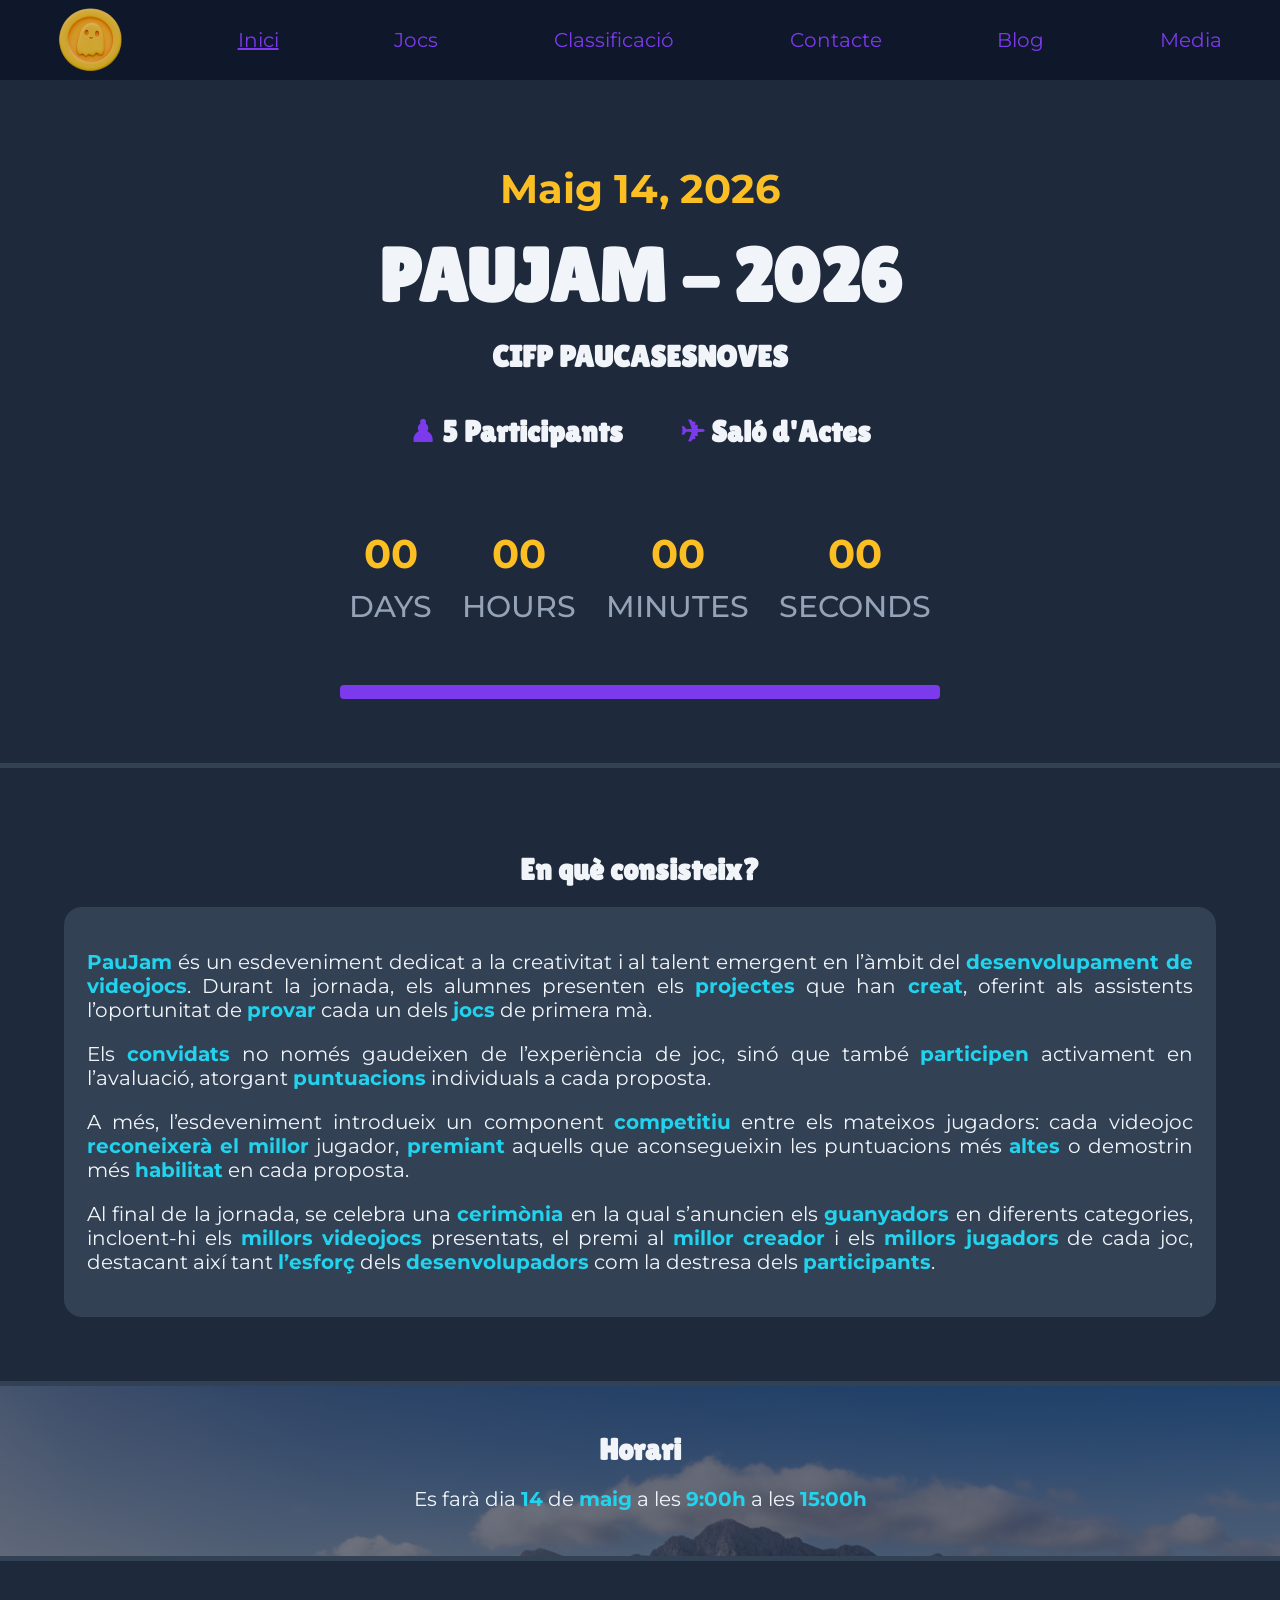
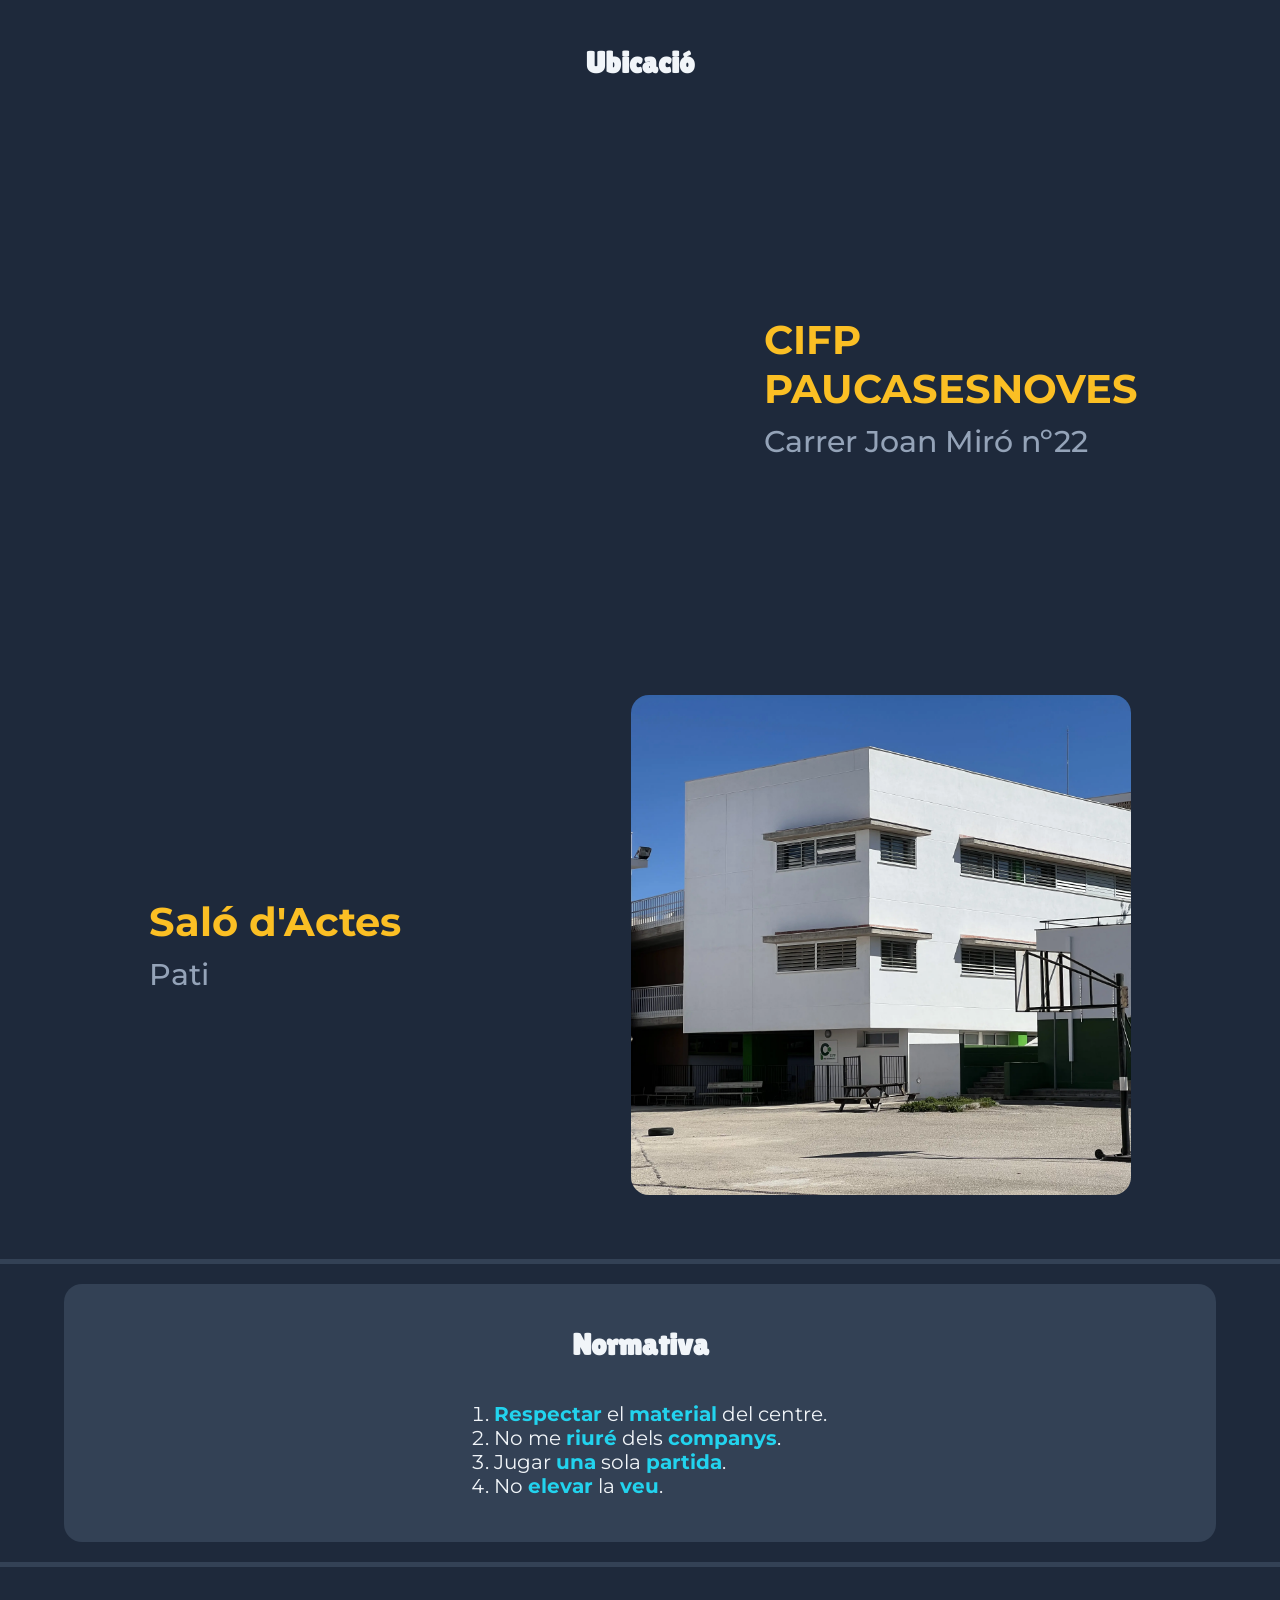
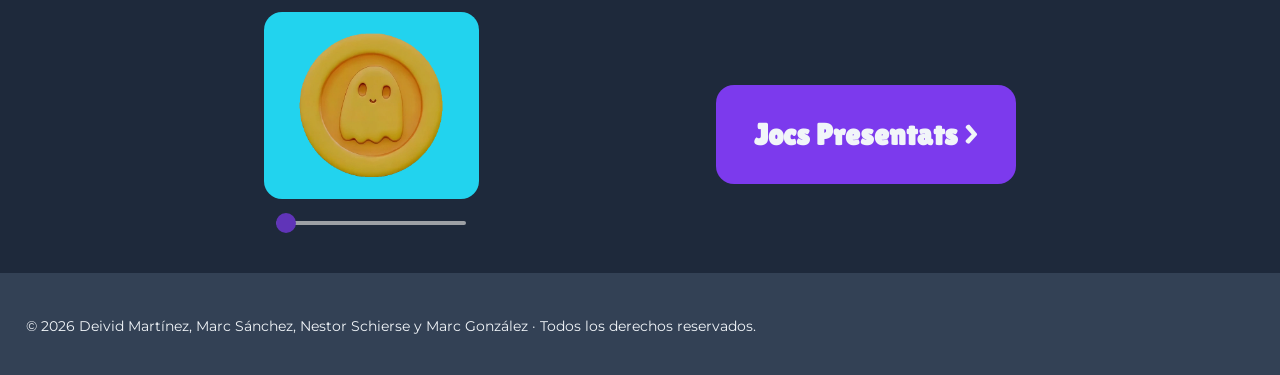
<file: index.html>
<!DOCTYPE html>
<html lang="ca">
    <head>
	    <meta charset="UTF-8">
	    <meta name="viewport" content="width=device-width, initial-scale=1">
	    <meta name="description" content="Pàgina web oficial de la Paujam 25-26.">
	    <meta name="keywords" content="Web Oficial, PauJam, Blog, Jocs, Noticies">
	    <meta name="author" content="">

        <link rel="stylesheet" href="css/styles.css">
        <link rel="stylesheet" href="css/indexMQ.css">
	    <link rel="apple-touch-icon" href="images/logo.webp">
	    <link rel="icon" href="images/logo.webp" type="">



	    <title>PauJam</title>
    </head>
    <body>
        <header id="header">
            <nav id="navMenu">
                <ul id="MQMenu" class="menu clear-list">
                    <div id="containerTopMenu" class="center-flex-items responsive-image">
                        <img src="images/logo.webp" alt="Logo">
                        <img id="MQ2MenuButton" class="hide" src="images/menu.webp" alt="Dropdown button">
                    </div>
                    <li class="MQ-nav-item"><a href="index.html" class="under-line">Inici</a></li>
                    <li class="MQ-nav-item"><a href="html/jocs.html">Jocs</a></li>
                    <li class="MQ-nav-item"><a href="html/classificacio.html">Classificació</a></li>
                    <li class="MQ-nav-item"><a href="html/contacte.html">Contacte</a></li>
                    <li class="MQ-nav-item"><a href="html/blog.html">Blog</a></li>
                    <li class="MQ-nav-item"><a href="html/media.html">Media</a></li>
                    <li id="MQMenuButton" class="hide"><img src="images/menu.webp" alt="Dropdown button"></li>
                </ul>
	        </nav>
        </header>

        <section class="text-align-center padding-5pc">
            <h3>Maig 14, 2026</h3>
            <h1>PAUJAM - 2026</h1>
            <h2>CIFP PAUCASESNOVES</h2>
            <div class="flex gap-5pc justify-content-center">
                <h2 class="participants">5 Participants</h2>
                <h2 class="ubicacio">Saló d'Actes</h2>
            </div>
            <div class="timer center-flex-items justify-content-center gap-30px padding-40px">
                <div class="text-align-center">
                    <h3 id="days">99</h3>
                    <h4>DAYS</h4>
                </div>
                <div class="text-align-center">
                    <h3 id="hours">99</h3>
                    <h4>HOURS</h4>
                </div>
                <div class="text-align-center">
                    <h3 id="minutes">99</h3>
                    <h4>MINUTES</h4>
                </div>
                <div class="text-align-center">
                    <h3 id="seconds">99</h3>
                    <h4>SECONDS</h4>
                </div>
            </div>

            <div class="width-100pc flex justify-content-center">
                <div class="progress-bar">
                    <div class="progress" id="progress"></div>
                </div>
            </div>
            
        </section>

        <hr>

        <section class="text-align-center padding-5pc en-que-consisteix flex flex-direction-column align-items-center">
            <h2>En què consisteix?</h2>
            <div>
                <p><span class="enfasis-texto">PauJam</span> és un esdeveniment dedicat a la creativitat i al talent emergent en l’àmbit del <span class="enfasis-texto">desenvolupament de videojocs</span>. Durant la jornada, els alumnes presenten els <span class="enfasis-texto">projectes</span> que han <span class="enfasis-texto">creat</span>, oferint als assistents l’oportunitat de <span class="enfasis-texto">provar</span> cada un dels <span class="enfasis-texto">jocs</span> de primera mà.</p>
                <p>Els <span class="enfasis-texto">convidats</span> no només gaudeixen de l’experiència de joc, sinó que també <span class="enfasis-texto">participen</span> activament en l’avaluació, atorgant <span class="enfasis-texto">puntuacions</span> individuals a cada proposta.</p>
                <p>A més, l’esdeveniment introdueix un component <span class="enfasis-texto">competitiu</span> entre els mateixos jugadors: cada videojoc <span class="enfasis-texto">reconeixerà el millor</span> jugador, <span class="enfasis-texto">premiant</span> aquells que aconsegueixin les puntuacions més <span class="enfasis-texto">altes</span> o demostrin més <span class="enfasis-texto">habilitat</span> en cada proposta.</p>
                <p>Al final de la jornada, se celebra una <span class="enfasis-texto">cerimònia </span>en la qual s’anuncien els <span class="enfasis-texto">guanyadors</span> en diferents categories, incloent-hi els <span class="enfasis-texto">millors videojocs</span> presentats, el premi al <span class="enfasis-texto">millor creador</span> i els <span class="enfasis-texto">millors jugadors</span> de cada joc, destacant així tant <span class="enfasis-texto">l’esforç</span> dels <span class="enfasis-texto">desenvolupadors</span> com la destresa dels <span class="enfasis-texto">participants</span>.</p>
            </div>
        </section>

        <hr>

        <section class="text-align-center padding-2pc horari">
            <h2>Horari</h2>
            <p>Es farà dia <span class="enfasis-texto">14</span> de <span class="enfasis-texto">maig</span> a les <span class="enfasis-texto">9:00h</span> a les <span class="enfasis-texto">15:00h</span></p>
        </section>

        <hr>

        <section class="padding-5pc Ubicacio">
            <h2 class="text-align-center ">Ubicació</h2>
            <div class="flex gap-20pc justify-content-center margin-top-5pc">
                <iframe src="https://www.google.com/maps/embed?pb=!1m18!1m12!1m3!1d1093.3330047689608!2d2.9136027095206947!3d39.72542598532879!2m3!1f0!2f0!3f0!3m2!1i1024!2i768!4f13.1!3m3!1m2!1s0x1297c5bc8646bcfd%3A0x34ecf1aecb0da723!2sCIFP%20Pau%20Casesnoves!5e1!3m2!1sen!2ses!4v1776238614111!5m2!1sen!2ses" width="600" height="450" style="border:0;" allowfullscreen="" loading="lazy" referrerpolicy="no-referrer-when-downgrade" class="border-radius ubicacio-image-size"></iframe>
                <div class="align-content-center">
                    <h3>CIFP PAUCASESNOVES</h3>
                    <h4>Carrer Joan Miró nº22</h4>
                </div>
                
            </div>

            <div class="flex gap-20pc justify-content-center margin-top-5pc">
                <div class="align-content-center">
                    <h3>Saló d'Actes</h3>
                    <h4>Pati</h4>
                </div>
                
                <img src="images/Ubicacio(Foto Top).webp" alt="Ubicació" class="ubicacio-image-size border-radius">
            </div>
        </section>
        
            <!-- Media Queries -->
            <section class="margin-20px Ubicacio-MQ">
                <h2 class="text-align-center">Ubicació</h2>
                <div>
                    <div class="align-content-center">
                        <h3>CIFP PAUCASESNOVES</h3>
                        <h4>Carrer Joan Miró nº22</h4>
                    </div>
                    <iframe src="https://www.google.com/maps/embed?pb=!1m18!1m12!1m3!1d1093.3330047689608!2d2.9136027095206947!3d39.72542598532879!2m3!1f0!2f0!3f0!3m2!1i1024!2i768!4f13.1!3m3!1m2!1s0x1297c5bc8646bcfd%3A0x34ecf1aecb0da723!2sCIFP%20Pau%20Casesnoves!5e1!3m2!1sen!2ses!4v1776238614111!5m2!1sen!2ses" width="600" height="450" style="border:0;" allowfullscreen="" loading="lazy" referrerpolicy="no-referrer-when-downgrade" class="border-radius ubicacio-image-size responsive-image"></iframe>
                </div>

                <div class="align-content-center">
                    <h3>Saló d'Actes</h3>
                    <h4>Pati</h4>
                </div>
                
                <img src="images/Ubicacio(Foto Top).webp" alt="Ubicació" class="ubicacio-image-size border-radius responsive-image">
            </section>
            
        

        <hr>

        <section class="normativa text-align-center padding-20px padding-right-5pc padding-left-5pc">
            <div class="flex flex-direction-column justify-content-center normativa-ol normativa-div">
                <h2 class="">Normativa</h2>
                <ol class="">
                <li><span class="enfasis-texto">Respectar</span> el <span class="enfasis-texto">material</span> del centre.</li>
                <li>No me <span class="enfasis-texto">riuré</span> dels <span class="enfasis-texto">companys</span>.</li>
                <li>Jugar <span class="enfasis-texto">una</span> sola <span class="enfasis-texto">partida</span>.</li>
                <li>No <span class="enfasis-texto">elevar</span> la <span class="enfasis-texto">veu</span>.</li>
                </ol>
            </div>
            
            
        </section>

        <hr>

        <section class="margin-20px extra padding-2pc flex gap-20pc justify-content-center align-content-center align-items-center">
            <div class="index-moneda slidecontainer justify-content-center align-content-center align-items-center">
                <div class="fondo-moneda">
                    <img src="images/Frames/frame_1.webp" alt="frame" class="moneda-image-size" id="frame">
                </div>
                <input type="range" min="1" max="36" value="1" class="slider" id="myRange">
            </div>
            <button onclick="window.location.href='html/jocs.html'" class="index-jocs-presentats margin-top-30px"><h2>Jocs Presentats ></h2></button>
        </section>

        <hr>

        
	    
        <footer>
            <section class="bg-color-charcoal-blue padding-2pc">
                <p class="font-size-14px">© 2026 Deivid Martínez, Marc Sánchez, Nestor Schierse y Marc González · Todos los derechos reservados.</p>
            </section>
        </footer>
	
        <script src="js/index/index.js"></script>
        <script src="js/menu.js"></script>
    </body>
</html>
</file>
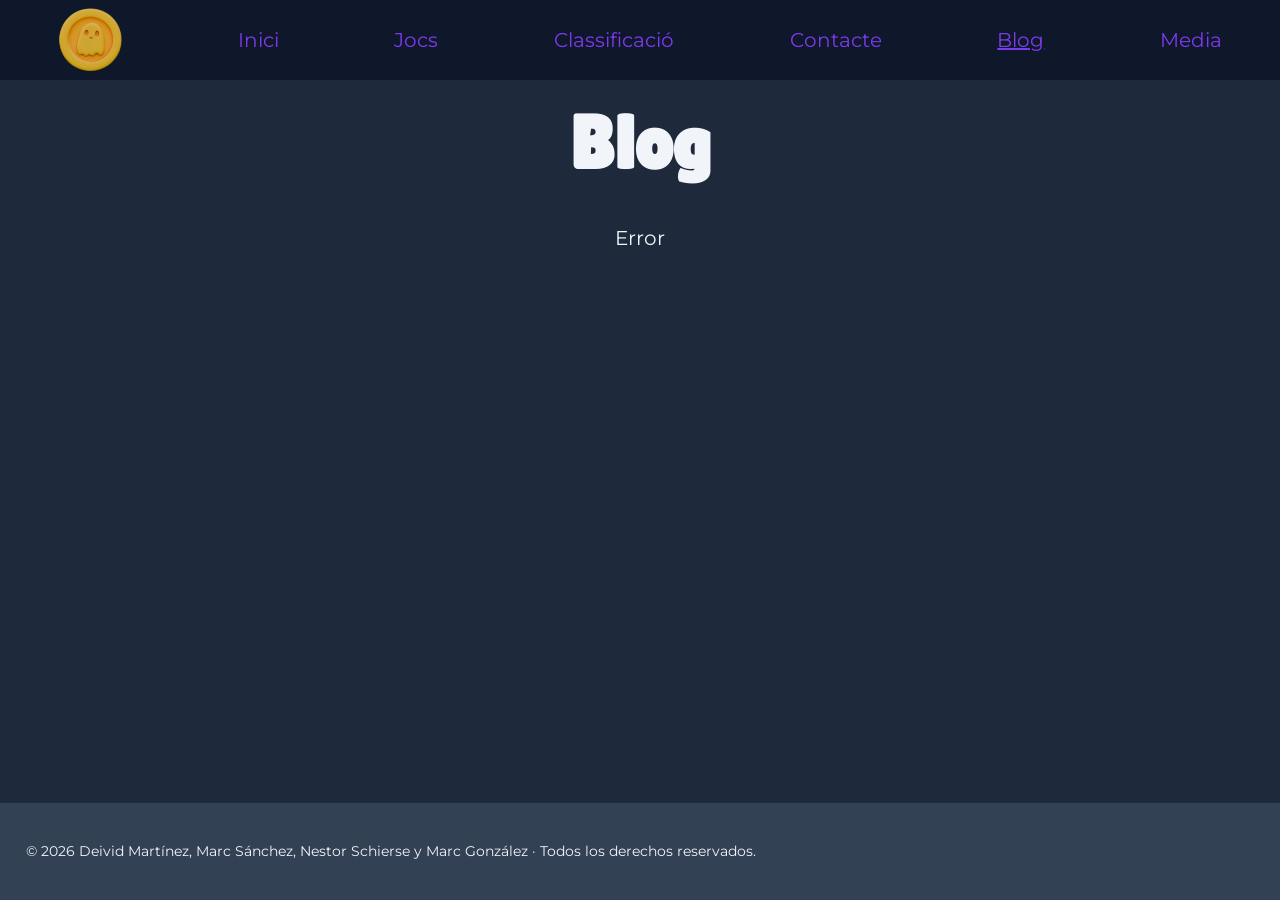
<file: html/blog.html>
<!DOCTYPE html>
<html lang="ca">
    <head>
	    <meta charset="UTF-8">
	    <meta name="viewport" content="width=device-width, initial-scale=1">
	    <meta name="description" content="Pàgina web oficial de la Paujam 25-26.">
	    <meta name="keywords" content="Web Oficial, PauJam, Blog, Jocs, Noticies">
	    <meta name="author" content="">

        <link rel="stylesheet" href="../css/styles.css">
        <link rel="stylesheet" href="../css/blogMQ.css">
	    <link rel="apple-touch-icon" href="images/logo.webp">
	    <link rel="icon" href="images/logo.webp" type="">

	    <title>PauJam</title>
    </head>
    <body class="min-height-100vh blog-main">
        <header id="header">
            <nav id="navMenu">
                <ul id="MQMenu" class="menu clear-list">
                    <div id="containerTopMenu" class="center-flex-items responsive-image">
                        <img src="../images/logo.webp" alt="Logo">
                        <img id="MQ2MenuButton" class="hide" src="../images/menu.webp" alt="Dropdown button">
                    </div>
                    <li class="MQ-nav-item"><a href="../index.html">Inici</a></li>
                    <li class="MQ-nav-item"><a href="jocs.html">Jocs</a></li>
                    <li class="MQ-nav-item"><a href="classificacio.html">Classificació</a></li>
                    <li class="MQ-nav-item"><a href="contacte.html">Contacte</a></li>
                    <li class="MQ-nav-item"><a href="blog.html" class="under-line">Blog</a></li>
                    <li class="MQ-nav-item"><a href="media.html">Media</a></li>
                    <li id="MQMenuButton" class="hide"><img src="../images/menu.webp" alt="Dropdown button"></li>
                </ul>
	        </nav>
        </header>

        <div id="popup" class="popup hide">
            <div class="flex flex-direction-column popup-content bg-color-deep-space-blue align-items-center">
                <div class="flex width-100pc justify-content-flex-end"><button id="closePopup" class="close-popup">&times;</button></div>
                <h2 id="popupTitle" class="font-size-60px padding-left-15pc padding-right-15pc text-align-center">Títol</h2>
                <!-- <div class="flex justify-content-center padding-left-15pc padding-right-15pc"><img id="popupImage" class="popup-image-size" src="../images/Contacte.webp" alt="Imatge d'un post"></div> -->
                <p id="popupDescription" class="line-height-2 text-platinum padding-left-15pc padding-right-15pc text-align-justify">Descripció detallada</p>
            </div>
        </div>
	    
        <main>
            <h1 id="titlePage" class="text-align-center">Blog</h1>

            <div class="flex flex-direction-column gap-30px align-items-center" id="divPosts">
                <p id="loading" class="hide">Carregant...</p>
                <p id="error" class="hide">Error</p>
            </div>

        </main>
    

        <footer>
            <section class="bg-color-charcoal-blue padding-2pc margin-top-40px">
                <p class="font-size-14px">© 2026 Deivid Martínez, Marc Sánchez, Nestor Schierse y Marc González · Todos los derechos reservados.</p>
            </section>
        </footer>
	
        <script src="../js/blog/blog.js"></script>
        <script src="../js/menu.js"></script>
    </body>
</html>
</file>
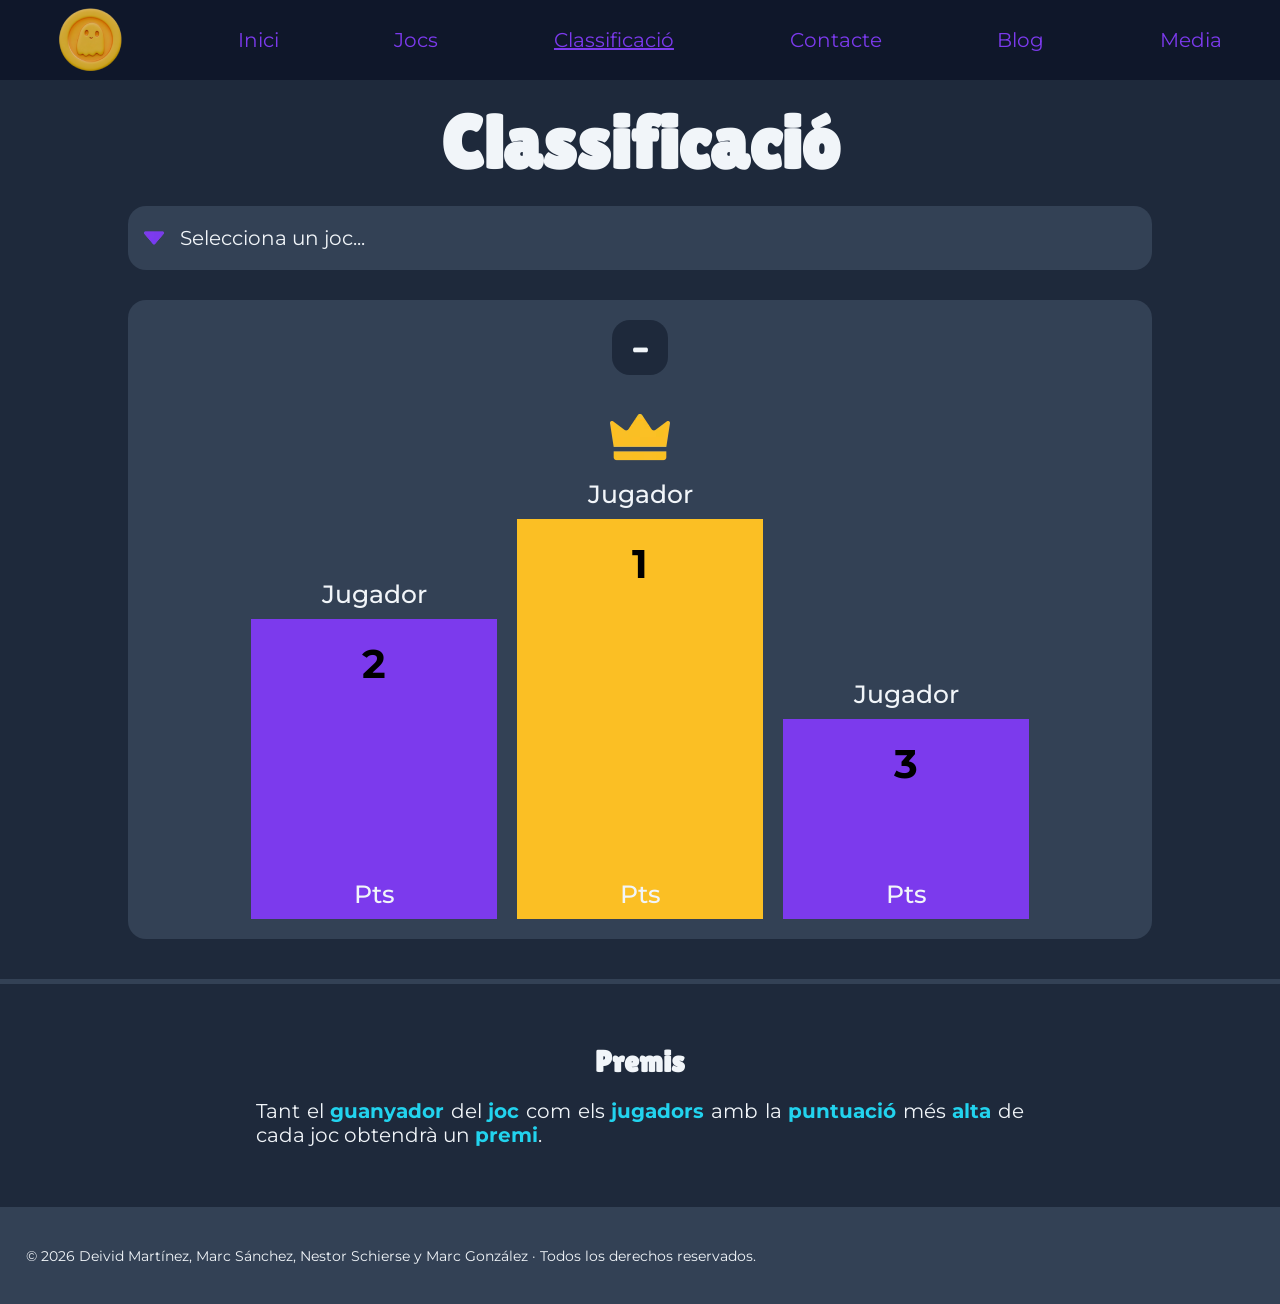
<file: html/classificacio.html>
<!DOCTYPE html>
<html lang="ca">
    <head>
	    <meta charset="UTF-8">
	    <meta name="viewport" content="width=device-width, initial-scale=1">
	    <meta name="description" content="Pàgina web oficial de la Paujam 25-26.">
	    <meta name="keywords" content="Web Oficial, PauJam, Blog, Jocs, Noticies">
	    <meta name="author" content="">

        <link rel="stylesheet" href="../css/styles.css">
        <link rel="stylesheet" href="../css/classificacioMQ.css">
	    <link rel="apple-touch-icon" href="images/logo.webp">
	    <link rel="icon" href="images/logo.webp" type="">

	    <title>PauJam</title>
    </head>
    <body>
        <header id="header">
            <nav id="navMenu">
                <ul id="MQMenu" class="menu clear-list">
                    <div id="containerTopMenu" class="center-flex-items responsive-image">
                        <img src="../images/logo.webp" alt="Logo">
                        <img id="MQ2MenuButton" class="hide" src="../images/menu.webp" alt="Dropdown button">
                    </div>
                    <li class="MQ-nav-item"><a href="../index.html">Inici</a></li>
                    <li class="MQ-nav-item"><a href="jocs.html">Jocs</a></li>
                    <li class="MQ-nav-item"><a href="classificacio.html" class="under-line">Classificació</a></li>
                    <li class="MQ-nav-item"><a href="contacte.html">Contacte</a></li>
                    <li class="MQ-nav-item"><a href="blog.html">Blog</a></li>
                    <li class="MQ-nav-item"><a href="media.html">Media</a></li>
                    <li id="MQMenuButton" class="hide"><img src="../images/menu.webp" alt="Dropdown button"></li>
                </ul>
	        </nav>
        </header>
	    
        <h1 class="text-align-center">Classificació</h1>

        <section class="flex flex-direction-column gap-30px">
            <div class="flex margin-left-10pc margin-right-10pc bg-color-charcoal-blue border-radius align-items-center gap-10px padding-left-10px">
                <img src="../images/flechaDropdown.webp" alt="Dropdwon arrow">
                <form action="" class="width-100pc">
                    <select id="dropDown" class="clean-dropdown width-100pc">
                        <option value="" selected disabled hidden>Selecciona un joc...</option>
                        <option value="game1">three faces</option>
                        <option value="game3">OUT Escamas De Cautiverio</option>
                        <option value="game4">Coin Flip Tower</option>
                        <option value="game5">Humanity edge</option>
                        <option value="game6">Project y</option>
                    </select>
                </form>
            </div>

            <div class="flex flex-direction-column margin-left-10pc margin-right-10pc bg-color-charcoal-blue border-radius justify-content-center padding-20px align-items-center">
                <div class="flex bg-color-deep-space-blue border-radius padding-left-20px padding-right-20px">
                    <h2 class="margin-top-10px margin-bottom-10px text-align-center" id="gameName">-</h2>
                </div>

                <p id="loading" class="hide">Carregant...</p>

                <div class="flex align-items-flex-end justify-content-center gap-20px podios">
                    <div class="flex flex-direction-column contenedor-podios">
                        <p class="text-align-center name-points" id="name2">Jugador</p>
                        <div class="flex flex-direction-column podio2 bg-color-blue-violet align-items-center justify-content-space-between">
                            <p class="podio-number">2</p>
                            <p class="name-points text-align-center" id="points2">Pts</p>
                        </div>
                    </div>
                    <div class="contenedor-podios">
                        <div class="flex justify-content-center margin-top-30px"><img src="../images/corona.webp" alt=""></div>

                        <p class="text-align-center name-points" id="name1">Jugador</p>

                        <div class="flex flex-direction-column podio1 bg-color-amber-gold align-items-center justify-content-space-between">
                            <p class="podio-number">1</p>
                            <p class="name-points text-align-center" id="points1">Pts</p>
                        </div>
                    </div>

                    <div class="contenedor-podios">
                        <p class="text-align-center name-points" id="name3">Jugador</p>
                        <div class="flex flex-direction-column podio3 bg-color-blue-violet align-items-center justify-content-space-between">
                            <p class="podio-number">3</p>
                            <p class="name-points text-align-center" id="points3">Pts</p>
                        </div>
                    </div>

                </div>
            </div>
        </section>
        
        <hr class="margin-top-40px margin-bottom-40px">
        <section class="flex flex-direction-column align-items-center margin-left-20pc margin-right-20pc">
            <h2>Premis</h2>
            <p class="text-align-justify margin-top-0px">Tant el <span class="enfasis-texto">guanyador</span> del <span class="enfasis-texto">joc</span> com els <span class="enfasis-texto">jugadors</span> amb la <span class="enfasis-texto">puntuació</span> més <span class="enfasis-texto">alta</span> de cada joc obtendrà un <span class="enfasis-texto">premi</span>.</p>
        </section>

        <footer>
            <section class="bg-color-charcoal-blue padding-2pc margin-top-40px">
                <p class="font-size-14px">© 2026 Deivid Martínez, Marc Sánchez, Nestor Schierse y Marc González · Todos los derechos reservados.</p>
            </section>
        </footer>
	
        <script src="../js/classificacio/classificacio.js"></script>
        <script src="../js/menu.js"></script>
    </body>
</html>
</file>
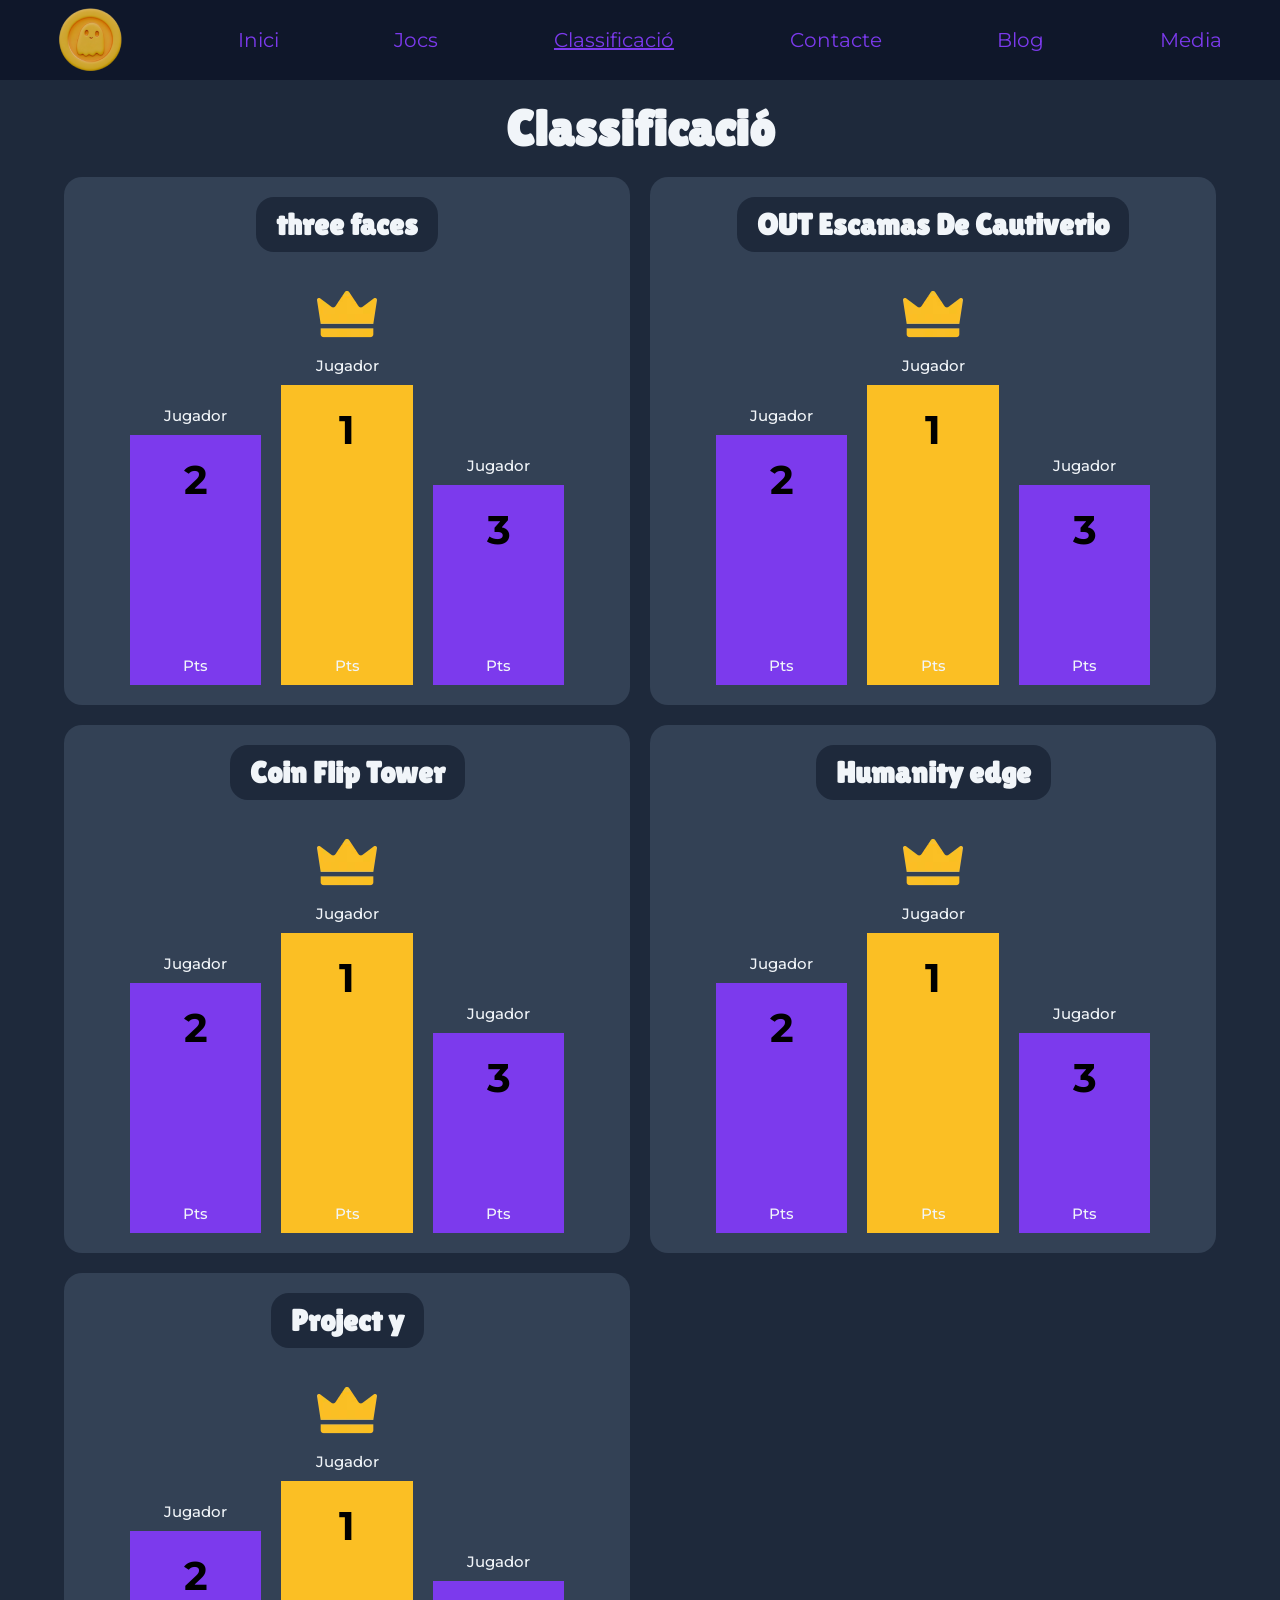
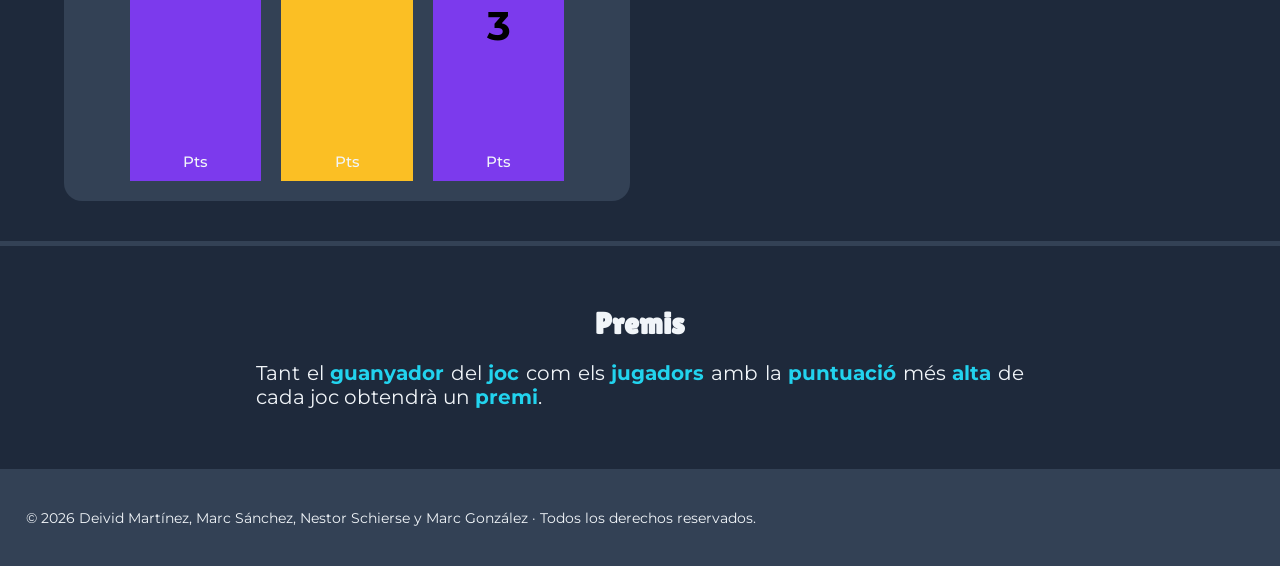
<file: html/classificacio2.html>
<!DOCTYPE html>
<html lang="ca">

<head>
    <meta charset="UTF-8">
    <meta name="viewport" content="width=device-width, initial-scale=1">
    <meta name="description" content="Pàgina web oficial de la Paujam 25-26.">
    <meta name="keywords" content="Web Oficial, PauJam, Blog, Jocs, Noticies">
    <meta name="author" content="">

    <link rel="stylesheet" href="../css/styles.css">
    <link rel="stylesheet" href="../css/classificacio2MQ.css">
    <link rel="apple-touch-icon" href="images/logo.webp">
	<link rel="icon" href="images/logo.webp" type="">

    <title>PauJam</title>
</head>

<body>
    <header id="header">
        <nav id="navMenu">
            <ul id="MQMenu" class="menu clear-list">
                <div id="containerTopMenu" class="center-flex-items responsive-image">
                    <img src="../images/logo.webp" alt="Logo">
                    <img id="MQ2MenuButton" class="hide" src="../images/menu.webp" alt="Dropdown button">
                </div>
                <li class="MQ-nav-item"><a href="../index.html">Inici</a></li>
                <li class="MQ-nav-item"><a href="jocs.html">Jocs</a></li>
                <li class="MQ-nav-item"><a href="classificacio.html" class="under-line">Classificació</a></li>
                <li class="MQ-nav-item"><a href="contacte.html">Contacte</a></li>
                <li class="MQ-nav-item"><a href="blog.html">Blog</a></li>
                <li class="MQ-nav-item"><a href="media.html">Media</a></li>
                <li id="MQMenuButton" class="hide"><img src="../images/menu.webp" alt="Dropdown button"></li>
            </ul>
	    </nav>
    </header>

    <h1 class="text-align-center">Classificació</h1>
    <p id="loading" class="text-align-center hide">Carregant...</p>

    <section class="grid custom-grid">

        <div class="flex flex-direction-column bg-color-charcoal-blue border-radius justify-content-space-between padding-20px align-items-center">
            <div class="flex bg-color-deep-space-blue border-radius padding-left-20px padding-right-20px">
                <h2 class="margin-top-10px margin-bottom-10px text-align-center">three faces</h2>
            </div>

            <div class="flex align-items-flex-end justify-content-center gap-20px podios">
                <div class="flex flex-direction-column contenedor-podios">
                    <p class="text-align-center name-points" id="name2-1">Jugador</p>
                    <div
                        class="flex flex-direction-column podio2-2 bg-color-blue-violet align-items-center justify-content-space-between">
                        <p class="podio-number">2</p>
                        <p class="name-points text-align-center" id="points2-1">Pts</p>
                    </div>
                </div>
                <div class="contenedor-podios">
                    <div class="flex justify-content-center margin-top-30px"><img src="../images/corona.webp" alt="">
                    </div>

                    <p class="text-align-center name-points" id="name1-1">Jugador</p>

                    <div
                        class="flex flex-direction-column podio1-2 bg-color-amber-gold align-items-center justify-content-space-between">
                        <p class="podio-number">1</p>
                        <p class="name-points text-align-center" id="points1-1">Pts</p>
                    </div>
                </div>

                <div class="contenedor-podios">
                    <p class="text-align-center name-points" id="name3-1">Jugador</p>
                    <div
                        class="flex flex-direction-column podio3-2 bg-color-blue-violet align-items-center justify-content-space-between">
                        <p class="podio-number">3</p>
                        <p class="name-points text-align-center" id="points3-1">Pts</p>
                    </div>
                </div>
            </div>
        </div>


        <div class="flex flex-direction-column bg-color-charcoal-blue border-radius justify-content-space-between padding-20px align-items-center">
            <div class="flex bg-color-deep-space-blue border-radius padding-left-20px padding-right-20px">
                <h2 class="margin-top-10px margin-bottom-10px text-align-center">OUT Escamas De Cautiverio</h2>
            </div>

            <div class="flex align-items-flex-end justify-content-center gap-20px podios">
                <div class="flex flex-direction-column contenedor-podios">
                    <p class="text-align-center name-points" id="name2-2">Jugador</p>
                    <div
                        class="flex flex-direction-column podio2-2 bg-color-blue-violet align-items-center justify-content-space-between">
                        <p class="podio-number">2</p>
                        <p class="name-points text-align-center" id="points2-2">Pts</p>
                    </div>
                </div>
                <div class="contenedor-podios">
                    <div class="flex justify-content-center margin-top-30px"><img src="../images/corona.webp" alt="">
                    </div>

                    <p class="text-align-center name-points" id="name1-2">Jugador</p>

                    <div
                        class="flex flex-direction-column podio1-2 bg-color-amber-gold align-items-center justify-content-space-between">
                        <p class="podio-number">1</p>
                        <p class="name-points text-align-center" id="points1-2">Pts</p>
                    </div>
                </div>

                <div class="contenedor-podios">
                    <p class="text-align-center name-points" id="name3-2">Jugador</p>
                    <div
                        class="flex flex-direction-column podio3-2 bg-color-blue-violet align-items-center justify-content-space-between">
                        <p class="podio-number">3</p>
                        <p class="name-points text-align-center" id="points3-2">Pts</p>
                    </div>
                </div>
            </div>
        </div>


        <div class="flex flex-direction-column bg-color-charcoal-blue border-radius justify-content-space-between padding-20px align-items-center">
            <div class="flex bg-color-deep-space-blue border-radius padding-left-20px padding-right-20px">
                <h2 class="margin-top-10px margin-bottom-10px text-align-center">Coin Flip Tower</h2>
            </div>

            <div class="flex align-items-flex-end justify-content-center gap-20px podios">
                <div class="flex flex-direction-column contenedor-podios">
                    <p class="text-align-center name-points" id="name2-3">Jugador</p>
                    <div
                        class="flex flex-direction-column podio2-2 bg-color-blue-violet align-items-center justify-content-space-between">
                        <p class="podio-number">2</p>
                        <p class="name-points text-align-center" id="points2-3">Pts</p>
                    </div>
                </div>
                <div class="contenedor-podios">
                    <div class="flex justify-content-center margin-top-30px"><img src="../images/corona.webp" alt="">
                    </div>

                    <p class="text-align-center name-points" id="name1-3">Jugador</p>

                    <div
                        class="flex flex-direction-column podio1-2 bg-color-amber-gold align-items-center justify-content-space-between">
                        <p class="podio-number">1</p>
                        <p class="name-points text-align-center" id="points1-3">Pts</p>
                    </div>
                </div>

                <div class="contenedor-podios">
                    <p class="text-align-center name-points" id="name3-3">Jugador</p>
                    <div
                        class="flex flex-direction-column podio3-2 bg-color-blue-violet align-items-center justify-content-space-between">
                        <p class="podio-number">3</p>
                        <p class="name-points text-align-center" id="points3-3">Pts</p>
                    </div>
                </div>
            </div>
        </div>


        <div class="flex flex-direction-column bg-color-charcoal-blue border-radius justify-content-space-between padding-20px align-items-center">
            <div class="flex bg-color-deep-space-blue border-radius padding-left-20px padding-right-20px">
                <h2 class="margin-top-10px margin-bottom-10px text-align-center">Humanity edge</h2>
            </div>

            <div class="flex align-items-flex-end justify-content-center gap-20px podios">
                <div class="flex flex-direction-column contenedor-podios">
                    <p class="text-align-center name-points" id="name2-4">Jugador</p>
                    <div
                        class="flex flex-direction-column podio2-2 bg-color-blue-violet align-items-center justify-content-space-between">
                        <p class="podio-number">2</p>
                        <p class="name-points text-align-center" id="points2-4">Pts</p>
                    </div>
                </div>
                <div class="contenedor-podios">
                    <div class="flex justify-content-center margin-top-30px"><img src="../images/corona.webp" alt="">
                    </div>

                    <p class="text-align-center name-points" id="name1-4">Jugador</p>

                    <div
                        class="flex flex-direction-column podio1-2 bg-color-amber-gold align-items-center justify-content-space-between">
                        <p class="podio-number">1</p>
                        <p class="name-points text-align-center" id="points1-4">Pts</p>
                    </div>
                </div>

                <div class="contenedor-podios">
                    <p class="text-align-center name-points" id="name3-4">Jugador</p>
                    <div
                        class="flex flex-direction-column podio3-2 bg-color-blue-violet align-items-center justify-content-space-between">
                        <p class="podio-number">3</p>
                        <p class="name-points text-align-center" id="points3-4">Pts</p>
                    </div>
                </div>
            </div>
        </div>


        <div class="flex flex-direction-column bg-color-charcoal-blue border-radius justify-content-space-between padding-20px align-items-center">
            <div class="flex bg-color-deep-space-blue border-radius padding-left-20px padding-right-20px">
                <h2 class="margin-top-10px margin-bottom-10px text-align-center">Project y</h2>
            </div>

            <div class="flex align-items-flex-end justify-content-center gap-20px podios">
                <div class="flex flex-direction-column contenedor-podios">
                    <p class="text-align-center name-points" id="name2-5">Jugador</p>
                    <div
                        class="flex flex-direction-column podio2-2 bg-color-blue-violet align-items-center justify-content-space-between">
                        <p class="podio-number">2</p>
                        <p class="name-points text-align-center" id="points2-5">Pts</p>
                    </div>
                </div>
                <div class="contenedor-podios">
                    <div class="flex justify-content-center margin-top-30px"><img src="../images/corona.webp" alt="">
                    </div>

                    <p class="text-align-center name-points" id="name1-5">Jugador</p>

                    <div
                        class="flex flex-direction-column podio1-2 bg-color-amber-gold align-items-center justify-content-space-between">
                        <p class="podio-number">1</p>
                        <p class="name-points text-align-center" id="points1-5">Pts</p>
                    </div>
                </div>

                <div class="contenedor-podios">
                    <p class="text-align-center name-points" id="name3-5">Jugador</p>
                    <div
                        class="flex flex-direction-column podio3-2 bg-color-blue-violet align-items-center justify-content-space-between">
                        <p class="podio-number">3</p>
                        <p class="name-points text-align-center" id="points3-5">Pts</p>
                    </div>
                </div>
            </div>
        </div>

    </section>

    <hr class="margin-top-40px margin-bottom-40px">
    <section class="flex flex-direction-column align-items-center margin-left-20pc margin-right-20pc">
        <h2>Premis</h2>
        <p class="text-align-justify margin-top-0px">Tant el <span class="enfasis-texto">guanyador</span> del <span
                class="enfasis-texto">joc</span> com els <span class="enfasis-texto">jugadors</span> amb la <span
                class="enfasis-texto">puntuació</span> més <span class="enfasis-texto">alta</span> de cada joc obtendrà
            un <span class="enfasis-texto">premi</span>.</p>
    </section>

    <footer>
        <section class="bg-color-charcoal-blue padding-2pc margin-top-40px">
            <p class="font-size-14px">© 2026 Deivid Martínez, Marc Sánchez, Nestor Schierse y Marc González · Todos los derechos reservados.</p>
        </section>
    </footer>

    <script src="../js/classificacio/classificacio2.js"></script>
    <script src="../js/menu.js"></script>
</body>

</html>
</file>
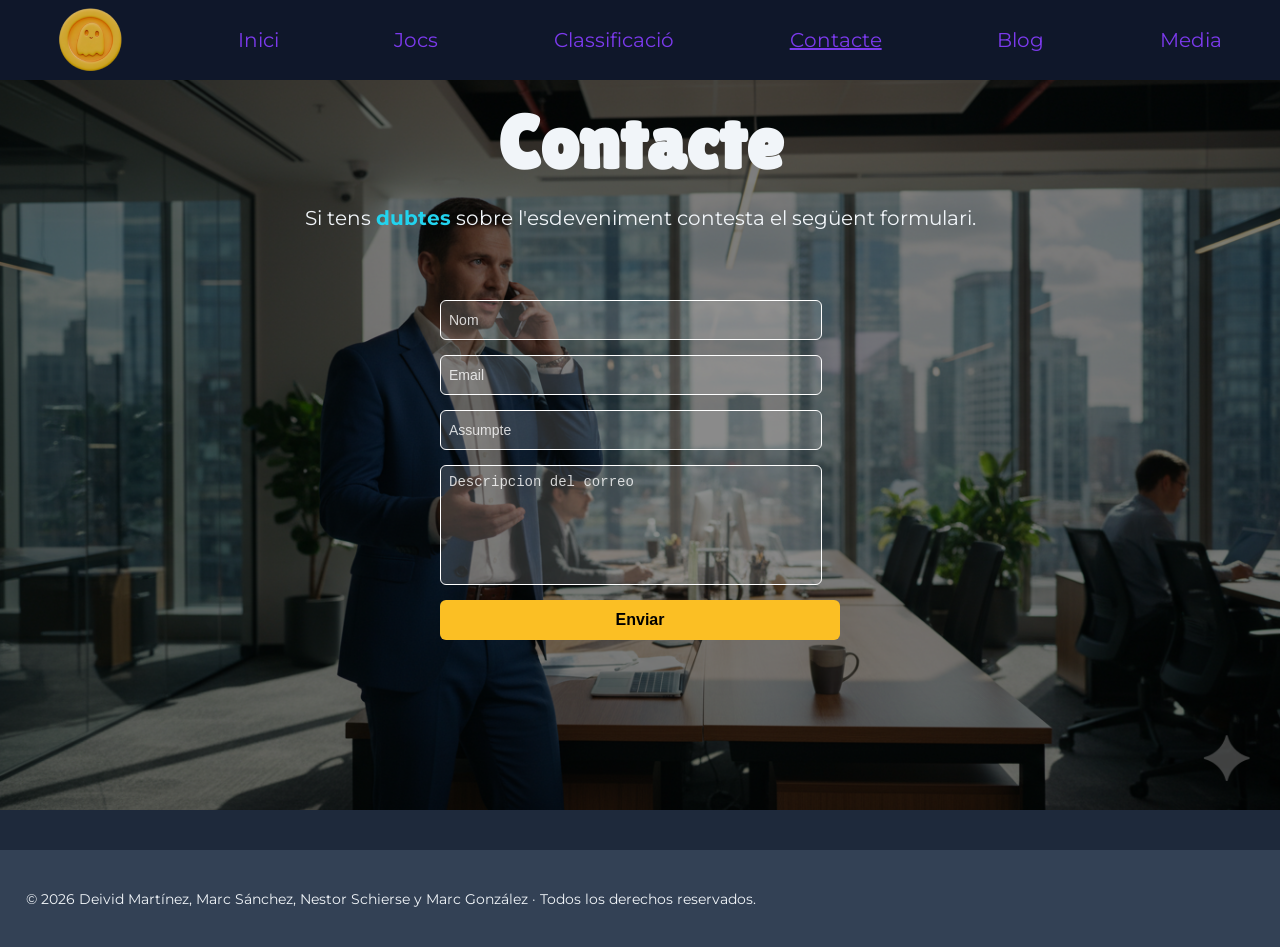
<file: html/contacte.html>
<!DOCTYPE html>
<html lang="ca">
   <head>
       <meta charset="UTF-8">
       <meta name="viewport" content="width=device-width, initial-scale=1">
       <meta name="description" content="Pàgina web oficial de la Paujam 25-26.">
       <meta name="keywords" content="Web Oficial, PauJam, Blog, Jocs, Noticies">
       <meta name="author" content="">



        <link rel="stylesheet" href="../css/contacteMQ.css">
        <link rel="stylesheet" href="../css/styles.css">
        <link rel="apple-touch-icon" href="images/logo.webp">
	    <link rel="icon" href="images/logo.webp" type="">




       <title>PauJam</title>
   </head>
   <body>
       <header id="header">
            <nav id="navMenu">
                <ul id="MQMenu" class="menu clear-list">
                    <div id="containerTopMenu" class="center-flex-items">
                        <img src="../images/logo.webp" alt="Logo">
                        <img id="MQ2MenuButton" class="hide" src="../images/menu.webp" alt="Dropdown button">
                    </div>
                    <li class="MQ-nav-item"><a href="../index.html">Inici</a></li>
                    <li class="MQ-nav-item"><a href="jocs.html">Jocs</a></li>
                    <li class="MQ-nav-item"><a href="classificacio.html">Classificació</a></li>
                    <li class="MQ-nav-item"><a href="contacte.html" class="under-line">Contacte</a></li>
                    <li class="MQ-nav-item"><a href="blog.html">Blog</a></li>
                    <li class="MQ-nav-item"><a href="media.html">Media</a></li>
                    <li id="MQMenuButton" class="hide"><img src="../images/menu.webp" alt="Dropdown button"></li>
                </ul>
	        </nav>
        </header>




       <div class="flex flex-direction-column align-items-center box-contacte">
           <h1>Contacte</h1>




           <p class="text-align-justify margin-top-0px">Si tens
               <span class="enfasis-texto"> dubtes</span> sobre l'esdeveniment contesta el següent formulari. </p>




           <form id="contactForm">
               <input type="text" name="nombre" class="input-normal" placeholder="Nom" required>
               <input type="email" name="email" class="input-normal" placeholder="Email" required>
               <input type="text" name="asunto" class="input-normal" placeholder="Assumpte" required>
               <textarea name="mensaje" class="input-grande" placeholder="Descripcion del correo" required></textarea>




               <button type="submit" class="contacte-button">Enviar</button>
           </form>
       </div>

        <footer>
            <section class="bg-color-charcoal-blue padding-2pc margin-top-40px">
                <p class="font-size-14px">© 2026 Deivid Martínez, Marc Sánchez, Nestor Schierse y Marc González · Todos los derechos reservados.</p>
            </section>
        </footer>

       <script src="../js/contacte/contacte.js"></script>
       <script src="../js/menu.js"></script>
   </body>
</html>
</file>
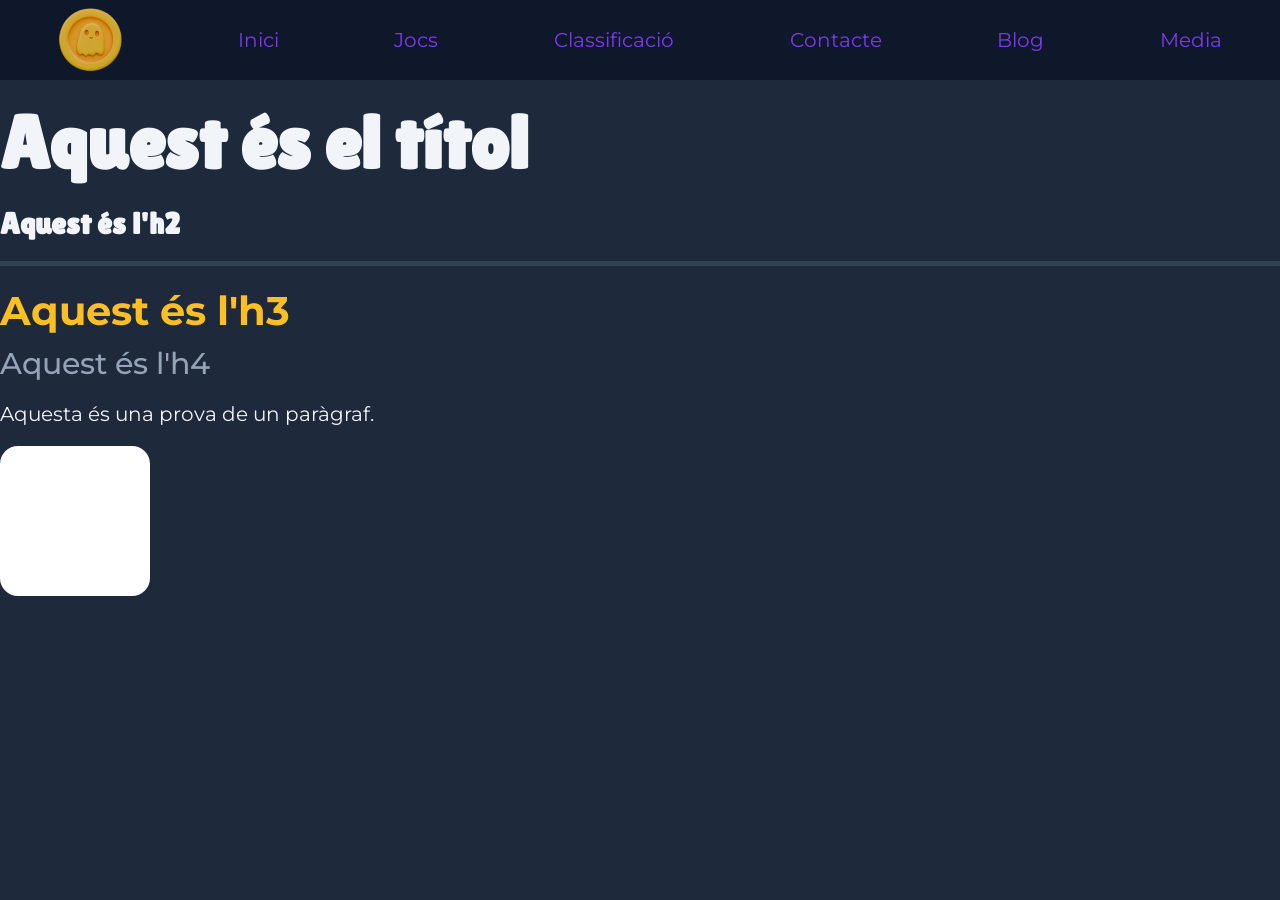
<file: html/estilos.html>
<!DOCTYPE html>
<html lang="ca">
    <head>
	    <meta charset="UTF-8">
	    <meta name="viewport" content="width=device-width, initial-scale=1">
	    <meta name="description" content="Pàgina web oficial de la Paujam 25-26.">
	    <meta name="keywords" content="Web Oficial, PauJam, Blog, Jocs, Noticies">
	    <meta name="author" content="">

        <link rel="stylesheet" href="../css/styles.css">
	    <link rel="apple-touch-icon" href="images/logo.webp">
	    <link rel="icon" href="images/logo.webp" type="">

	    <title>PauJam</title>
        
        <!-- Mala pràctica. Només en aquest html com a exemple -->
        <style>
            .contenedor{
                display: flex;
            }
            .cuadrado{
                width: 150px;
                height: 150px;
                background-color: white;
            }
        </style>
    </head>
    <body>
        <header>
            <nav>
                
                <ul class="menu clear-list">
                    <div class="center-flex-items responsive-image "><img src="../images/logo.webp" alt="Logo"></div>
                    <li><a href="../index.html"> Inici</a></li>
                    <li><a href="jocs.html"> Jocs</a></li>
                    <li><a href="classificacio.html"> Classificació</a></li>
                    <li><a href="contacte.html"> Contacte</a></li>
                    <li><a href="blog.html"> Blog</a></li>
                    <li><a href="media.html"> Media</a></li>
                </ul>
	        </nav>
        </header>

        <h1>Aquest és el títol</h1>
        <h2>Aquest és l'h2</h2>
        <hr></hr>
        <h3>Aquest és l'h3</h3>
        <h4>Aquest és l'h4</h4>
        <p>Aquesta és una prova de un paràgraf.</p>
        <div class="contenedor">
            <div class="cuadrado border-radius"></div>
        </div>
	    
        <footer>
        </footer>

    </body>
</html>
</file>
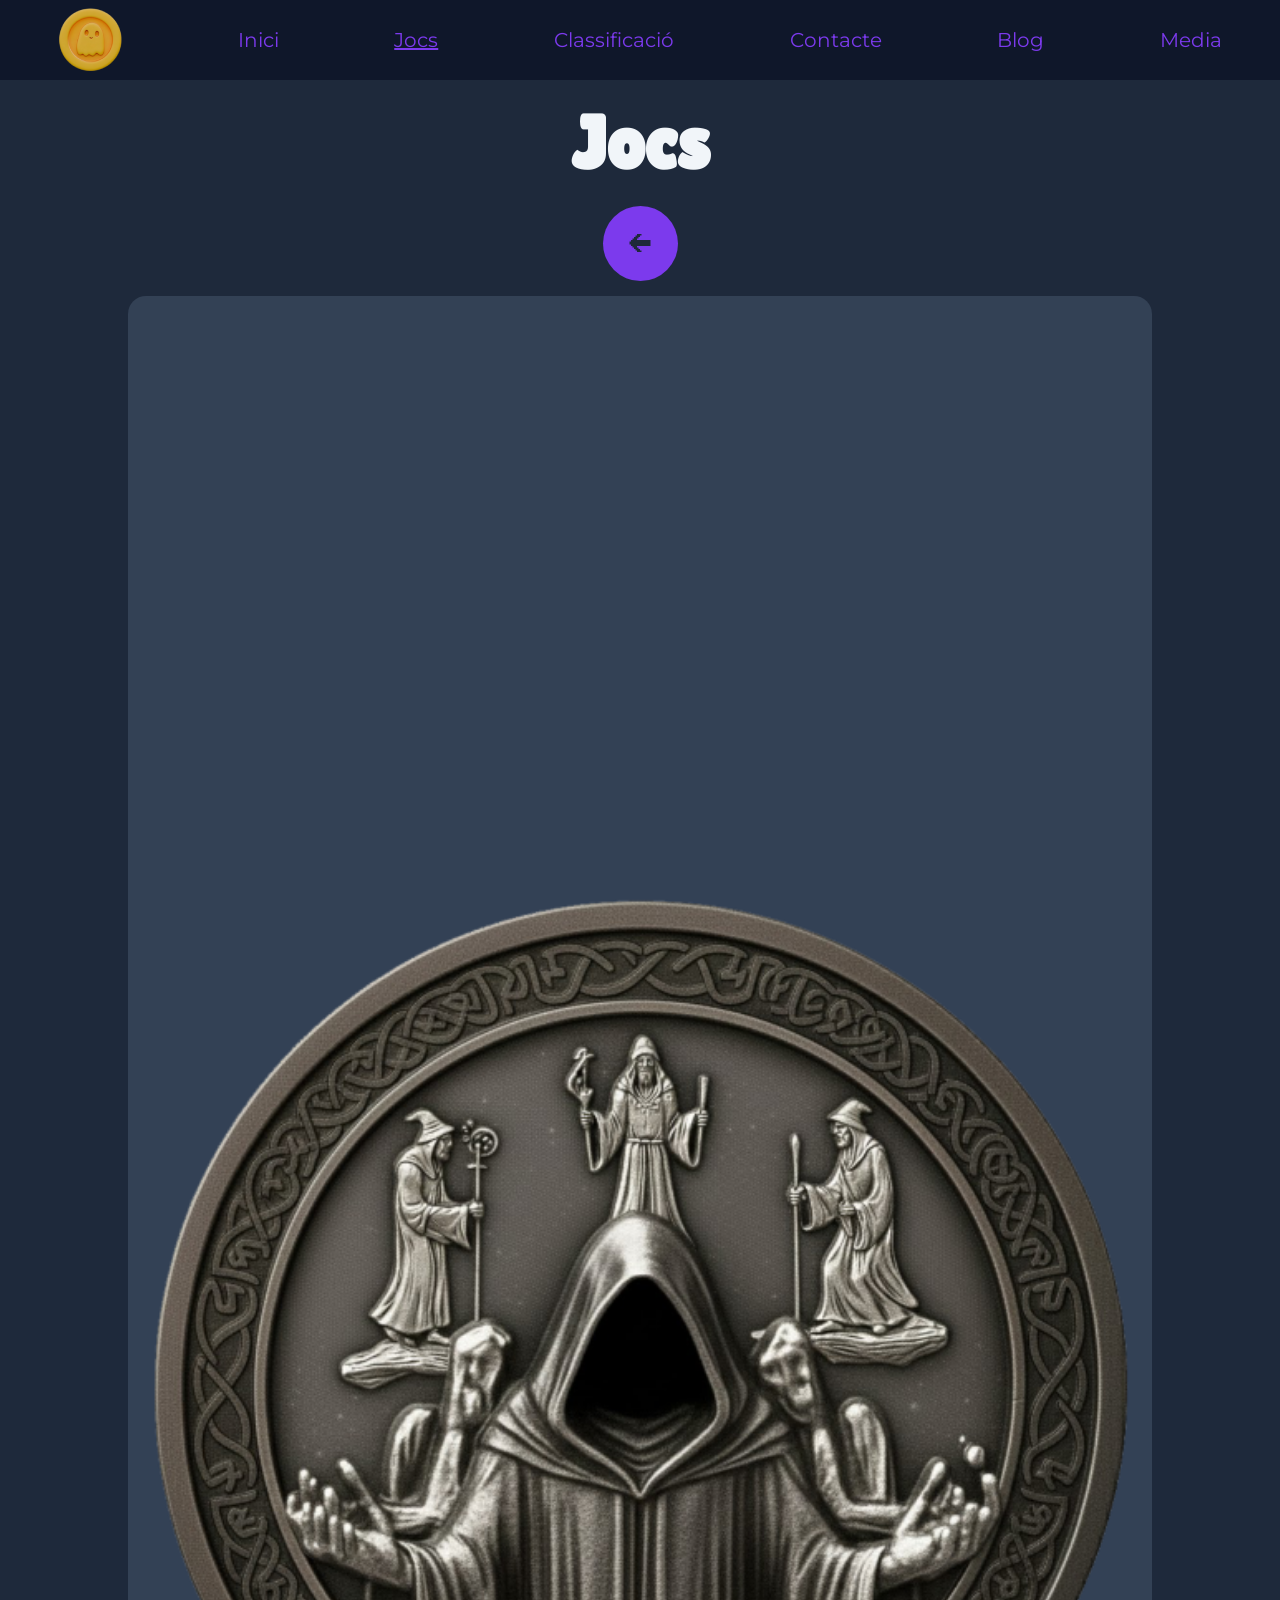
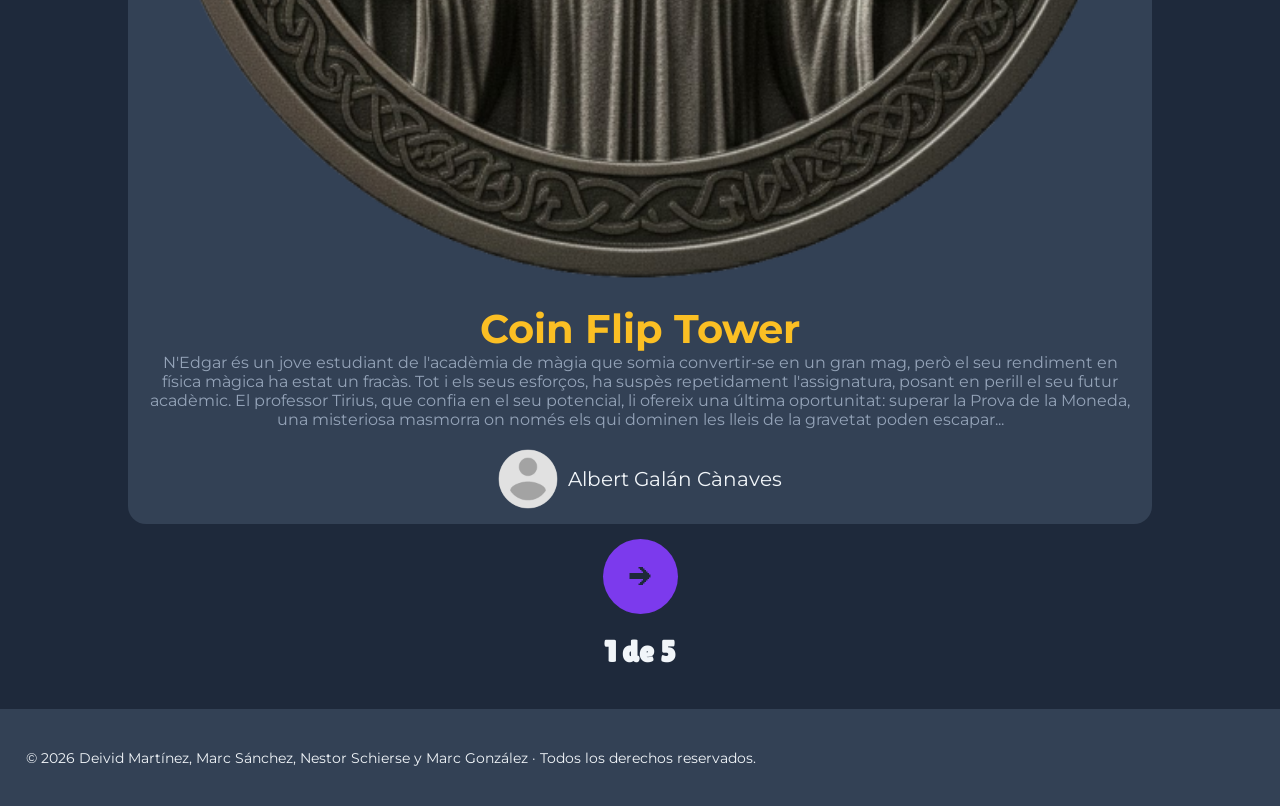
<file: html/jocs.html>
<!DOCTYPE html>
<html lang="ca">
    <head>
	    <meta charset="UTF-8">
	    <meta name="viewport" content="width=device-width, initial-scale=1">
	    <meta name="description" content="Pàgina web oficial de la Paujam 25-26.">
	    <meta name="keywords" content="Web Oficial, PauJam, Blog, Jocs, Noticies">
	    <meta name="author" content="">

        <link rel="stylesheet" href="../css/styles.css">
        <link rel="stylesheet" href="../css/jocsMQ.css">
	    <link rel="apple-touch-icon" href="images/logo.webp">
	    <link rel="icon" href="images/logo.webp" type="">

	    <title>PauJam</title>
    </head>

    <body>
        <header id="header">
            <nav id="navMenu">
                <ul id="MQMenu" class="menu clear-list">
                    <div id="containerTopMenu" class="center-flex-items responsive-image">
                        <img src="../images/logo.webp" alt="Logo">
                        <img id="MQ2MenuButton" class="hide" src="../images/menu.webp" alt="Dropdown button">
                    </div>
                    <li class="MQ-nav-item"><a href="../index.html">Inici</a></li>
                    <li class="MQ-nav-item"><a href="jocs.html" class="under-line">Jocs</a></li>
                    <li class="MQ-nav-item"><a href="classificacio.html">Classificació</a></li>
                    <li class="MQ-nav-item"><a href="contacte.html">Contacte</a></li>
                    <li class="MQ-nav-item"><a href="blog.html">Blog</a></li>
                    <li class="MQ-nav-item"><a href="media.html">Media</a></li>
                    <li id="MQMenuButton" class="hide"><img src="../images/menu.webp" alt="Dropdown button"></li>
                </ul>
	        </nav>
        </header>

        <h1 class="text-align-center">Jocs</h1>

        <section class="jocs-container">
            <button class="arrow left" onclick="anterior()">🡰</button>
            <div class="joc-card">
                <iframe id="video" class="joc-video" 
                    src="" 
                    frameborder="0" 
                    allow="accelerometer; clipboard-write; encrypted-media; gyroscope; picture-in-picture" 
                    allowfullscreen>
                </iframe>
                <div id="link" class="joc-info">
                    <img id="imatge" src="../images/image.webp" class="joc-img" alt="Logo del joc">
                    <div class="joc-text">
                            <h3 id="titol">Title</h3>
                        <p id="descripcio">Texto descriptivo</p>
                    </div>
                    <div class="joc-author">
                        <img id="perfil" src="../images/profile.webp" class="author-icon" alt="Foto de l'autor">
                        <span id="autor">Author</span>
                    </div>
                </div>
            </div>
            <button class="arrow right" onclick="seguent()">🡲</button>
        </section>

        <h2 id="comptador" class="text-align-center">1 de 6</h2>

        <footer>
            <section class="bg-color-charcoal-blue padding-2pc margin-top-40px">
                <p class="font-size-14px">© 2026 Deivid Martínez, Marc Sánchez, Nestor Schierse y Marc González · Todos los derechos reservados.</p>
            </section>
        </footer>
	
    <script src="../js/jocs/jocs.js"></script>
    <script src="../js/menu.js"></script>
    </body>
</html>
</file>
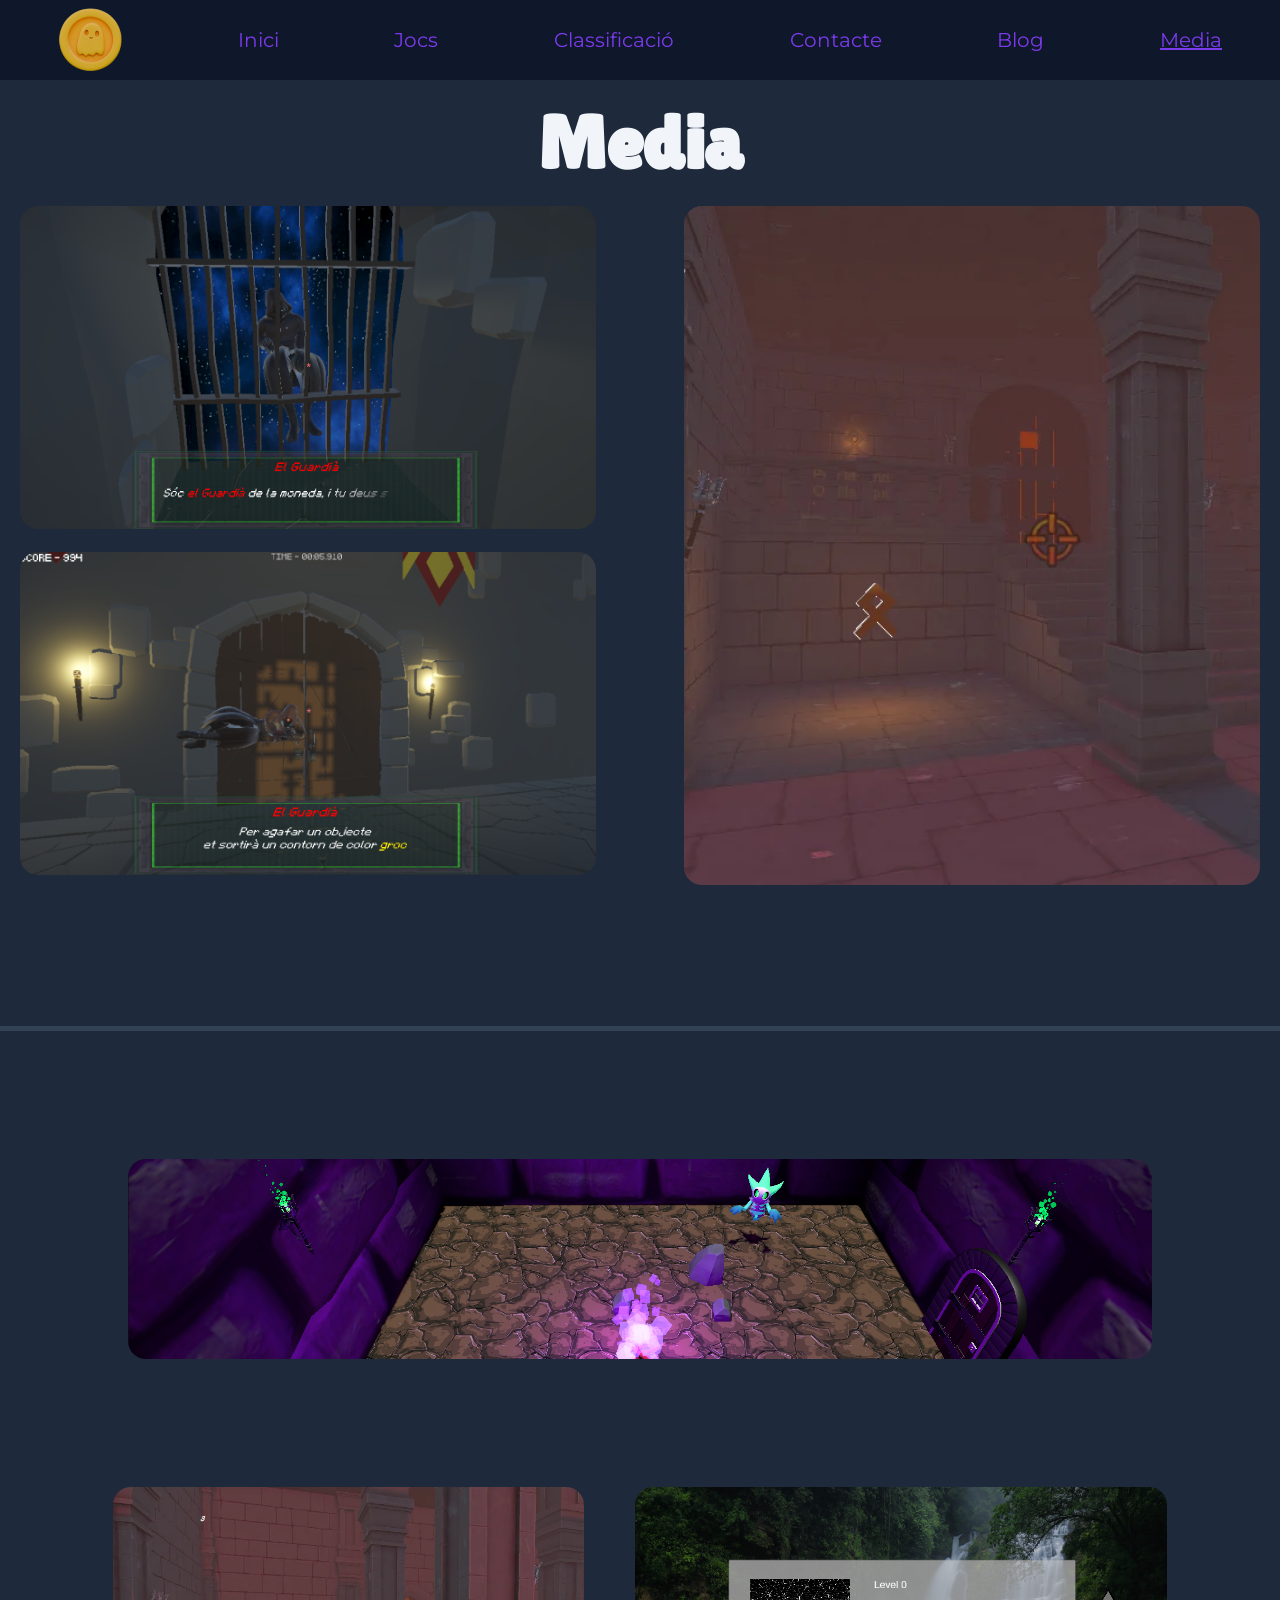
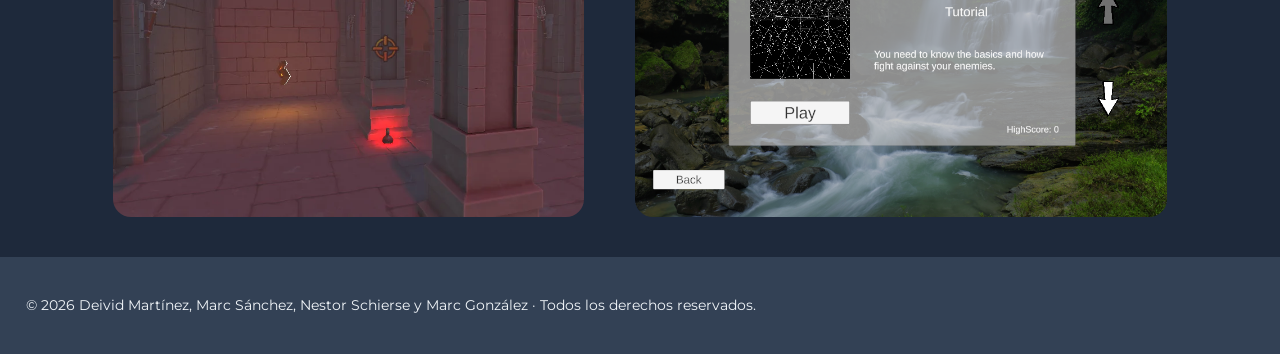
<file: html/media.html>
<!DOCTYPE html>
<html lang="en">
<head>
    <meta charset="UTF-8">
	<meta name="viewport" content="width=device-width, initial-scale=1">
	<meta name="description" content="Pàgina web oficial de la Paujam 25-26.">
	<meta name="keywords" content="Web Oficial, PauJam, Blog, Jocs, Noticies">
	<meta name="author" content="">

	<link rel="stylesheet" href="../css/mediaMQ.css">
    <link rel="stylesheet" href="../css/styles.css">
	<link rel="apple-touch-icon" href="images/logo.webp">
	<link rel="icon" href="images/logo.webp" type="">

    <title>PauJam</title>

</head>
<body>
	<header id="header">
            <nav id="navMenu">
                <ul id="MQMenu" class="menu clear-list">
                    <div id="containerTopMenu" class="center-flex-items">
                        <img src="../images/logo.webp" alt="Logo">
                        <img id="MQ2MenuButton" class="hide" src="../images/menu.webp" alt="Dropdown button">
                    </div>
                    <li class="MQ-nav-item"><a href="../index.html">Inici</a></li>
                    <li class="MQ-nav-item"><a href="jocs.html">Jocs</a></li>
                    <li class="MQ-nav-item"><a href="classificacio.html">Classificació</a></li>
                    <li class="MQ-nav-item"><a href="contacte.html">Contacte</a></li>
                    <li class="MQ-nav-item"><a href="blog.html">Blog</a></li>
                    <li class="MQ-nav-item"><a href="media.html" class="under-line">Media</a></li>
                    <li id="MQMenuButton" class="hide"><img src="../images/menu.webp" alt="Dropdown button"></li>
                </ul>
	        </nav>
        </header>
	
    <h1 class="text-align-center">Media</h1>
    
	<div class="flex media-bottom-10pc">
		<div class="flex flex-direction-column media-box-first">
			<img src="../images/Media-01.webp" alt="Gamplay de los juegos" class="media-image-small border-radius">
			<img src="../images/Media-02.webp" alt="Gamplay de los juegos" class="media-image-small border-radius">
		</div>

		<div class="flex flex-direction-row media-box-first">
			<img src="../images/Media-03.webp" alt="Gamplay de los juegos" class="media-image-height border-radius">
		</div>
	</div>

	<hr>

		<div class="media-box-second margin-right-10pc margin-left-10pc media-top-10pc">
			<img src="../images/Media-05.webp" alt="Gamplay de los juegos" class="media-image-large border-radius">
		</div>

		<div class="flex media-box-third margin-right-10pc margin-left-10pc media-top-10pc justify-content-center gap-5pc">
			<img src="../images/Media-04.webp" alt="Gamplay de los juegos" class="media-image-small-second border-radius">
			<img src="../images/Media-06.webp" alt="Gamplay de los juegos" class="media-image-small-second border-radius">
		</div>

		<footer class="bg-color-charcoal-blue margin-top-30px">
            <section class="bg-color-charcoal-blue padding-2pc margin-top-40px">
                <p class="font-size-14px">© 2026 Deivid Martínez, Marc Sánchez, Nestor Schierse y Marc González · Todos los derechos reservados.</p>
            </section>
        </footer>

		<script src="../js/menu.js"></script>

</body>
</html>
</file>
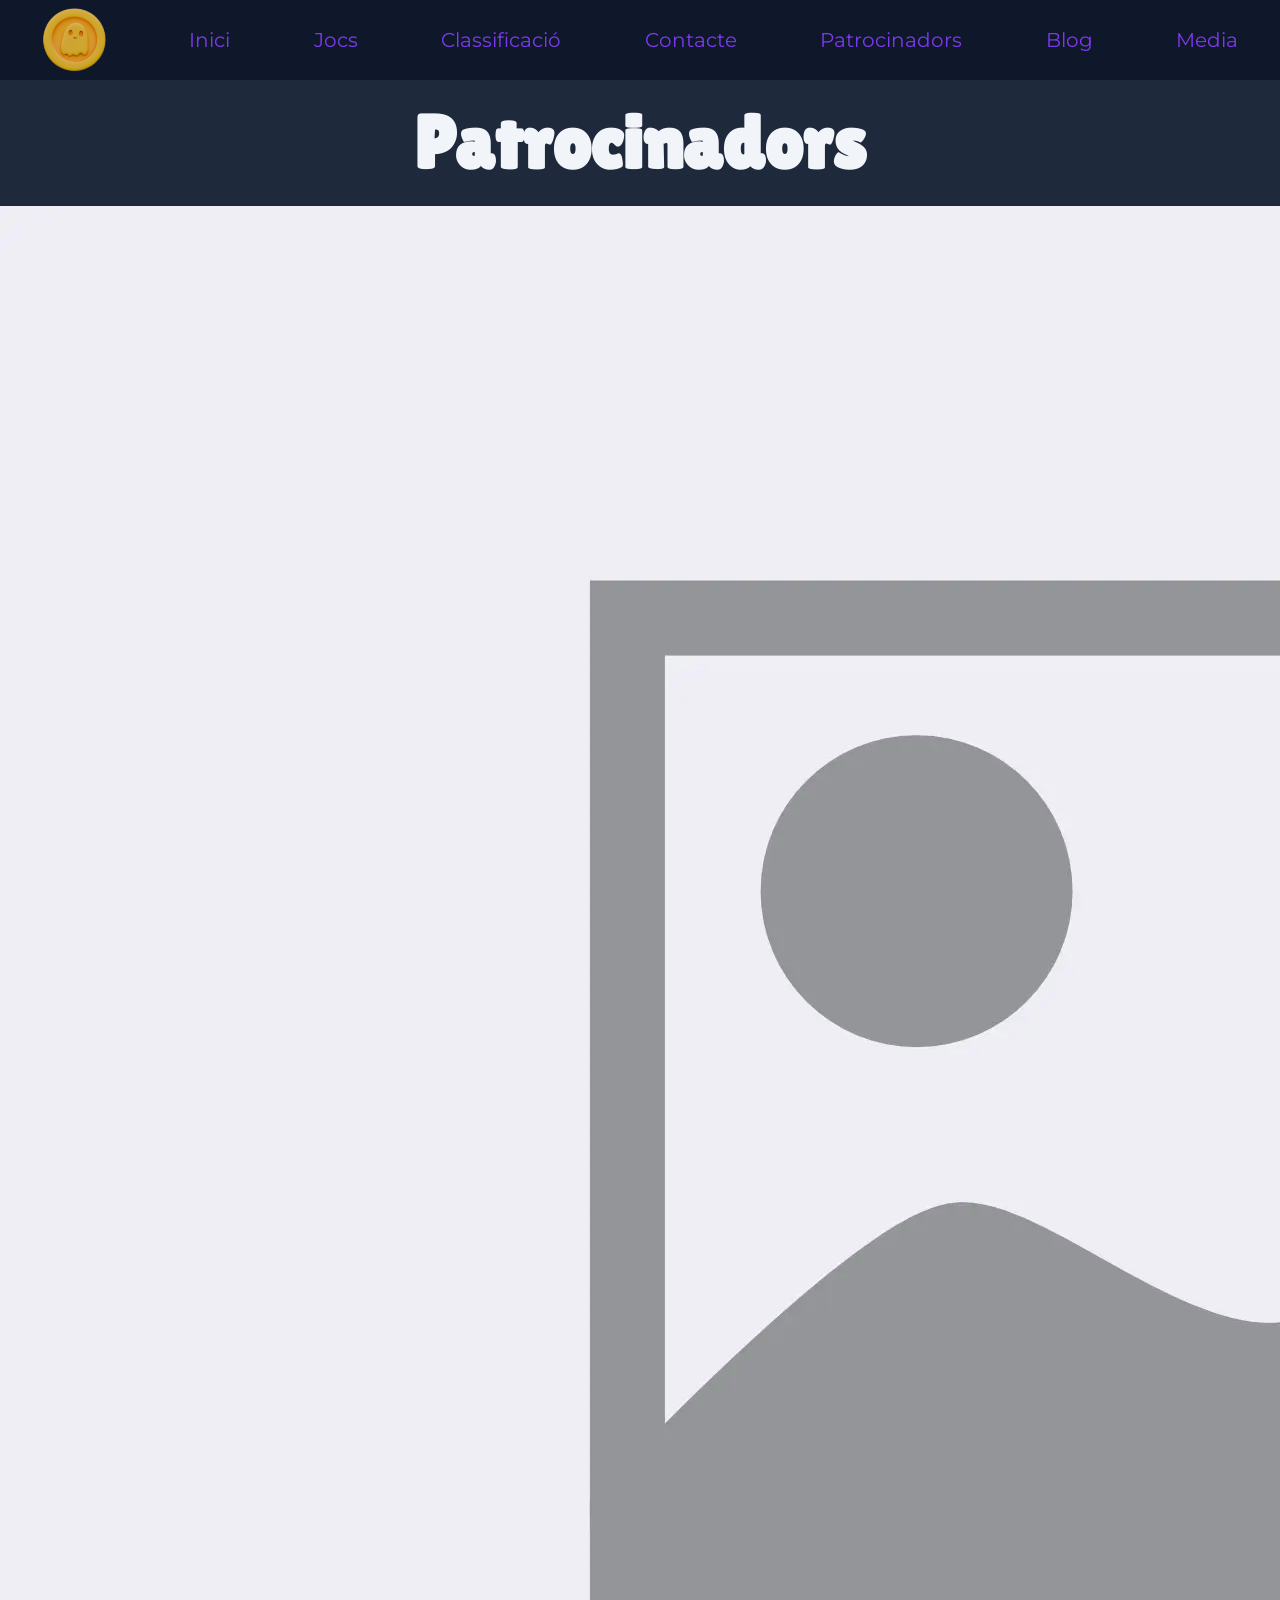
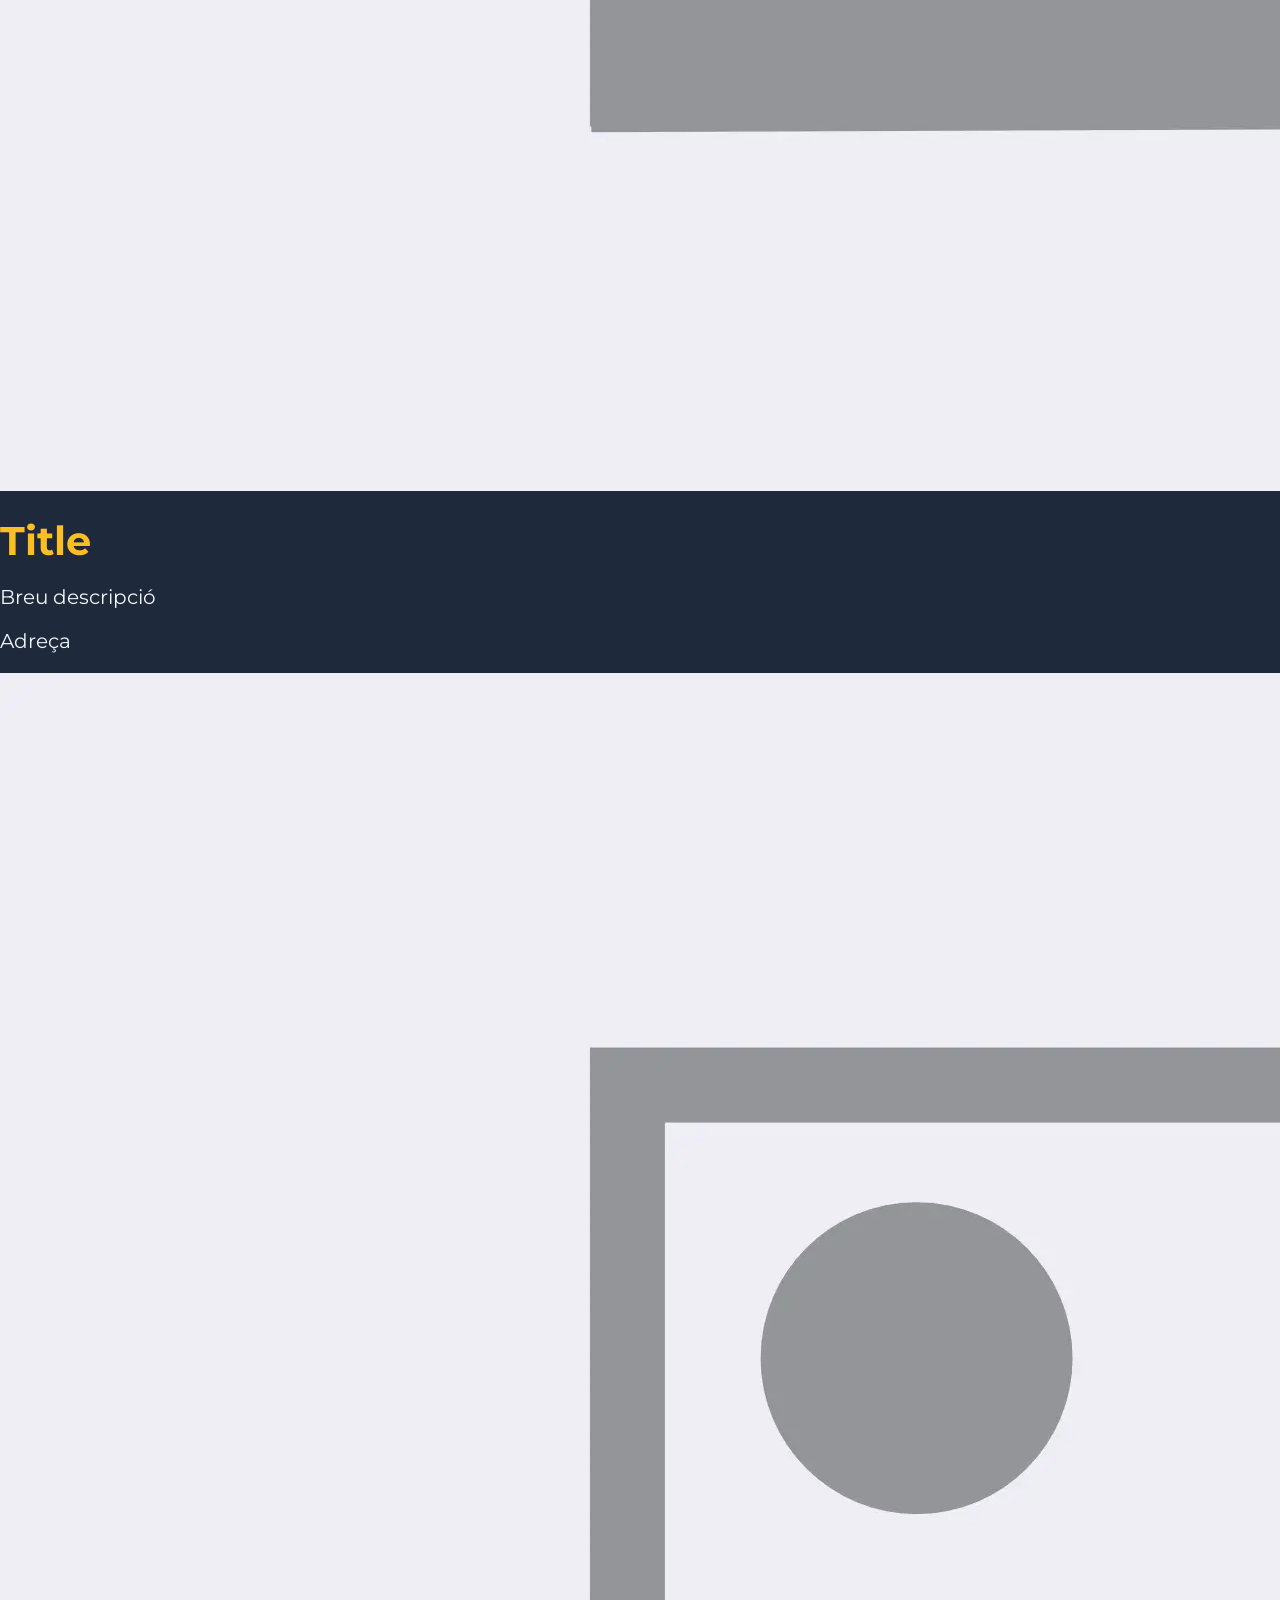
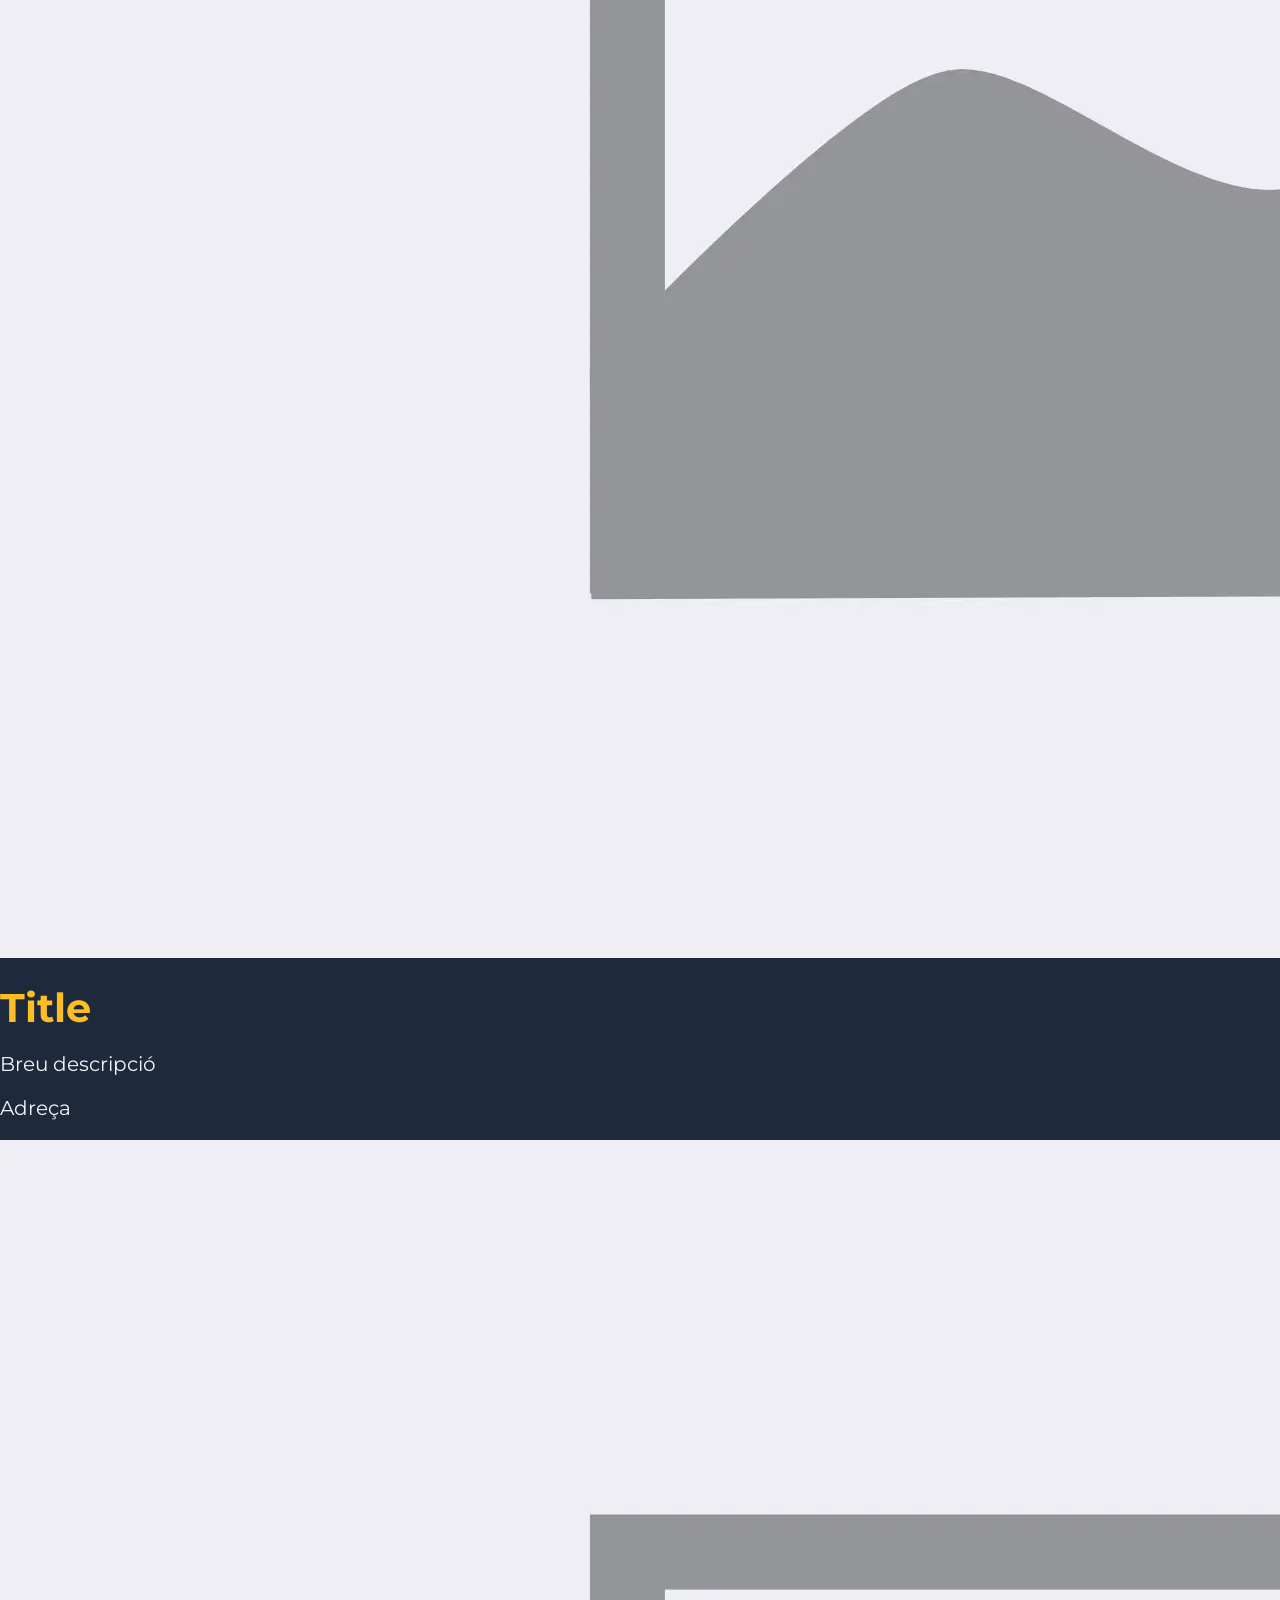
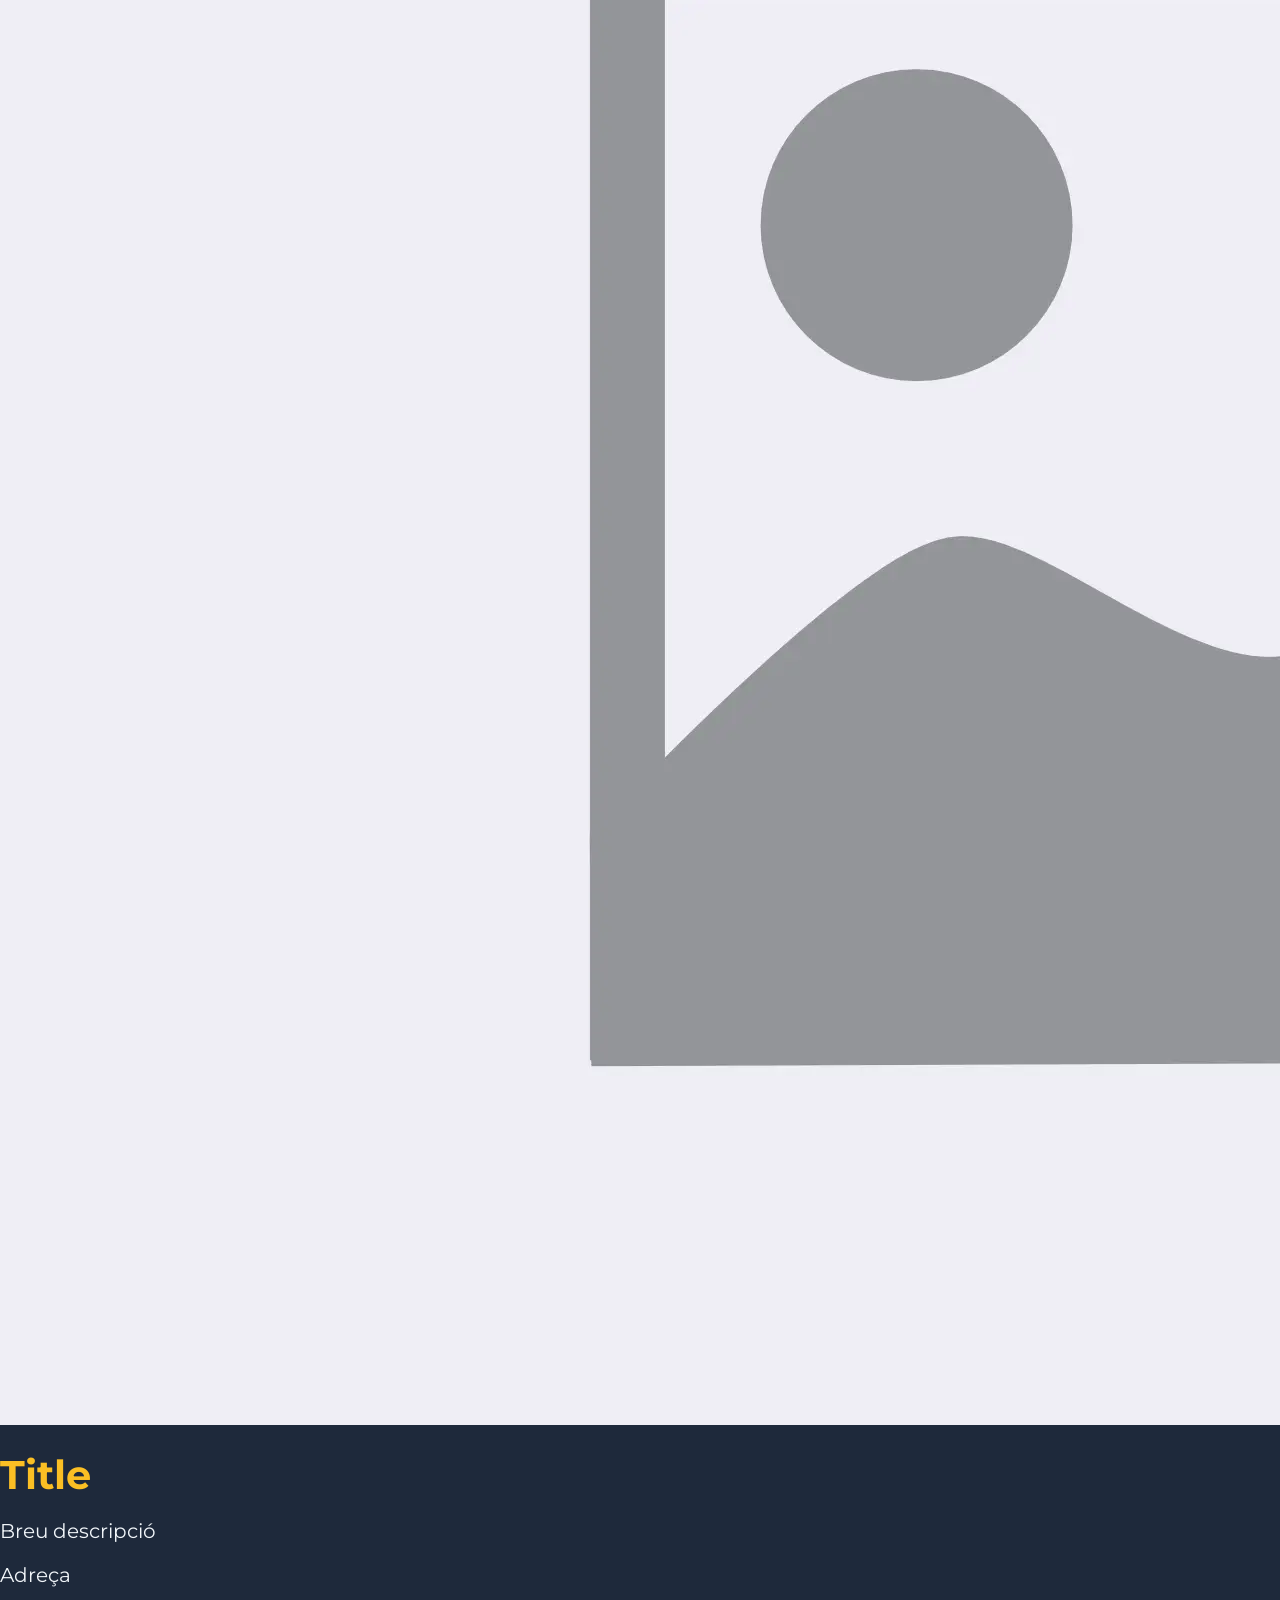
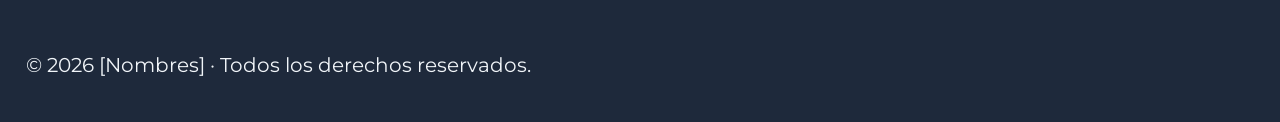
<file: html/patrocinadors.html>
<!DOCTYPE html>
<html lang="ca">
    <head>
	    <meta charset="UTF-8">
	    <meta name="viewport" content="width=device-width, initial-scale=1">
	    <meta name="description" content="Pàgina web oficial de la Paujam 25-26.">
	    <meta name="keywords" content="Web Oficial, PauJam, Blog, Jocs, Noticies">
	    <meta name="author" content="">

        <link rel="stylesheet" href="../css/styles.css">
	    <link rel="apple-touch-icon" href="">
	    <link rel="icon" href="" type="">

	    <title>PauJam - Patrocinadors</title>
    </head>

    <body>
        <header>
            <nav>
                <ul class="menu clear-list">
                    <div class="center-flex-items responsive-image "><img src="../images/logo.webp" alt="Logo"></div>
                    <li><a href="images/logo.webp"> Inici</a></li>
                    <li><a href="jocs.html"> Jocs</a></li>
                    <li><a href="classificacio.html"> Classificació</a></li>
                    <li><a href="contacte.html"> Contacte</a></li>
                    <li><a href="patrocinadors.html"> Patrocinadors</a></li>
                    <li><a href="blog.html"> Blog</a></li>
                    <li><a href="media.html"> Media</a></li>
                </ul>
	        </nav>
        </header>

        <h1 class="text-align-center">Patrocinadors</h1>

        <section class="patrocinadors-container">

            <div class="patrocinador">
                <img src="../images/image.webp" class="patrocinador-img" alt="Logo patrocinador">
                <div class="patrocinador-text">
                    <h3>Title</h3>
                    <p>Breu descripció</p>
                    <p>Adreça</p>
                </div>
            </div>

            <div class="patrocinador">
                <img src="../images/image.webp" class="patrocinador-img" alt="Logo patrocinador">
                <div class="patrocinador-text">
                    <h3>Title</h3>
                    <p>Breu descripció</p>
                    <p>Adreça</p>
                </div>
            </div>

            <div class="patrocinador">
                <img src="../images/image.webp" class="patrocinador-img" alt="Logo patrocinador">
                <div class="patrocinador-text">
                    <h3>Title</h3>
                    <p>Breu descripció</p>
                    <p>Adreça</p>
                </div>
            </div>

        </section>

        <section class="derechos padding-2pc">
            <p>© 2026 [Nombres] · Todos los derechos reservados.</p>
        </section>
	    
        <footer>
        </footer>
	
    </body>
</html>
</file>
<file: css/styles.css>
@import url('https://fonts.googleapis.com/css2?family=Lilita+One&display=swap');
@import url('https://fonts.googleapis.com/css2?family=Montserrat:ital,wght@0,100..900;1,100..900&display=swap');

:root{
    --color-prussian-blue: #0F172A;
    --color-deep-space-blue: #1E293B;
    --color-platinum: #F1F5F9;
    --color-cool-steel: #94A3B8;
    --color-blue-violet: #7C3AED;
    --color-sky-aqua: #22D3EE;
    --color-amber-gold: #FBBF24;
    --color-charcoal-blue: #334155;
}

.font-lilita{
    font-family: Lilita One;
}

.font-montserrat{
    font-family: Montserrat;
}

body{
    margin: 0;
    font-family: Montserrat;
    font-size: 20px;
    color: var(--color-platinum);
    background-color: var(--color-deep-space-blue);
}

h1{
    font-family: Lilita One;
    font-size: 75px;
    margin-left: 0px;
    margin-right: 0px;
    margin-top: 20px;
    margin-bottom: 20px;
    color: var(--color-platinum);
}

h2{
    font-family: Lilita One;
    font-size: 30px;
    margin: 20px;
    margin-left: 0px;
    margin-right: 0px;
    color: var(--color-platinum);
}

h3{
    font-family: Montserrat;
    font-weight: bold;
    font-size: 40px;
    margin-top: 20px;
    margin-left: 0px;
    margin-right: 0px;
    margin-bottom: 10px;
    color: var(--color-amber-gold);
}

h4{
    font-family: Montserrat;
    font-weight: 500;
    font-size: 30px;
    margin-top: 10px;
    margin-bottom: 20px;
    color: var(--color-cool-steel);
}

hr{
    height: 5px;
    background-color: var(--color-charcoal-blue);
    border: none;
    margin-top: 0px;
    margin-bottom: 0px;
}

a{
    color: var(--color-blue-violet);
    text-decoration: none;
}

img{
    user-select: none;
    -webkit-user-select: none;
    -moz-user-select: none;
    -ms-user-select: none;

    -webkit-user-drag: none;
}


/* Navigation bar and MediaQueries */
nav{
    background-color: var(--color-prussian-blue);
    height: 80px;
    align-content: center;
}
header{
    position: -webkit-sticky;
    position: sticky;
    top: 0;
    z-index: 1000;
}
@media(max-width: 900px){
    .MQ-nav-item{
        display: none;
    }
    #MQMenuButton{
        display: block;
    }
    #MQMenu{
        justify-content: space-between;
        padding-left: 20px;
        padding-right: 20px;
    }
}
.position-fixed{
    position: fixed;
}
.responsive-image{
    max-width: 100%;
    height: auto;
}
.menu{
    margin: 0px;
    display: flex;
    align-items: center;
    padding: 0px;
    justify-content: space-around;
    
}
li{
    cursor: pointer;
}

.clear-list{
    list-style-type: none;
}

.center-flex-items{
    display: flex;
    align-items: center;
}


/* Border */
.border-radius{
    border-radius: 18px;
}

/* Image */


/* Display */
.hide{
    display: none;
}



/* Margins and Paddings */
.margin-20px{
    margin: 20px;
}
.margin-top-40px{
    margin-top: 40px;
}
.margin-bottom-40px{
    margin-bottom: 40px;
}
.margin-top-0px{
    margin-top: 0px;
}
.margin-left-5pc{
    margin-left: 5%;
}
.margin-left-10pc{
    margin-left: 10%;
}
.margin-right-10pc{
    margin-right: 10%;
}
.margin-left-20pc{
    margin-left: 20%;
}
.margin-right-20pc{
    margin-right: 20%;
}
.margin-top-10px{
    margin-top: 10px;
}
.margin-bottom-10px{
    margin-bottom: 10px;
}
.margin-top-30px{
    margin-top: 30px;
}
.margin-top-5pc{
    margin-top: 5%;
}

.padding-20px{
    padding: 20px;
}
.padding-left-20px{
    padding-left: 20px;
}
.padding-right-20px{
    padding-right: 20px;
}
.padding-left-10px{
    padding-left: 10px;
}
.padding-left-5pc{
    padding-left: 5%;
}
.padding-right-5pc{
    padding-right: 5%;
}
.padding-10pc{
    padding: 10%;
}
.padding-left-15pc{
    padding-left: 15%;
}
.padding-right-15pc{
    padding-right: 15%;
}


.padding-40px{
    padding: 40px;
}

.padding-5pc{
    padding: 5%;
}

.padding-2pc{
    padding: 2%;
}

.padding-20pc{
    padding: 10%;
}

/* Gap */
.gap-5pc{
    gap: 5%;
}
.gap-20pc{
    gap: 20%;
}
.gap-30px{
    gap: 30px;
}
.gap-10px{
    gap: 10px;
}
.gap-20px{
    gap: 20px;
}

/* Width and Height */
.width-100pc{
    width: 100%;
}
.width-80pc{
    width: 80%;
}
.height-110px{
    height: 110px;
}
.height-100pc{
    height: 100%;
}
.height-80px{
    height: 80px;
}
.height-90pc{
    height: 90%;
}
.min-height-100vh{
    min-height: 100vh;
}

/* Flexbox */
.flex{
    display: flex;
}
.align-items-center{
    align-items: center;
}
.flex-direction-column{
    flex-direction: column;
}
.justify-content-center{
    justify-content: center;
}
.align-items-flex-end{
    align-items: flex-end;
}
.justify-content-space-between{
    justify-content: space-between;
}
.justify-content-flex-end{
    justify-content: flex-end;
}

.justify-content-center{
    justify-content: center;
}

.align-content-center{
    align-content: center;
}


/* Grid */
.grid{
    display: grid;
}

/* Grid */
.grid{
    display: grid;
}

/* Text */
.enfasis-texto{
    color: var(--color-sky-aqua);
    font-weight: bold;
}
.text-align-center{
    text-align: center;
}
.text-align-justify{
    text-align: justify;
}
.font-size-60px{
    font-size: 60px;
}
.font-size-14px{
    font-size: 14px;
}
.text-underline{
    text-decoration: underline;
}
.underline:hover{
    text-decoration: underline;
}
.cursor-pointer{
    cursor: pointer;
}
.line-height-2{
    line-height: 2;
}


/* Blog.html */
.blog-image-size{
    width: 256px;
    height: 256px;
    object-fit: cover;
}
.popup-image-size{
    width: 100%;
    object-fit: cover;
}
.blog-text-size{
    font-size: 14px;
}
.popup{
    width: 100%;
    justify-content: center;
    align-items: center;
}
.popup-content{
    min-height: 100vh;
    width: 100%;
}
.close-popup{
    width: 50px;
    height: 50px;
    margin-top: 40px;
    margin-right: 40px;
    border-radius: 50%;
    background: var(--color-cool-steel);
    
    border: none;
    color: black;
    cursor: pointer;
    font-size: 20px;
}
.close-popup:hover{
    background: var(--color-amber-gold);
    transition: background-color 0.25s, transform 0.5s, ease-out 0.5s;
    transform: scale(1.05);
}
#containerNew *{
    color: var(--color-platinum);
}
.blog-main{
    display: grid;
    grid-template-rows: auto 1fr auto;
    margin: 0;
}
#popup li{
    cursor: auto;
}


/* Classificacio.html */
.podios{
    width: 100%;
}
.contenedor-podios{
    width: 25%;
}
.podio1{
    height: 400px;
}
.podio2{
    height: 300px;
}
.podio3{
    height: 200px;
}
.clean-dropdown{
    appearance: none;
    -webkit-appearance: none;
    -moz-appearance: none;
    background: transparent;
    border: none;
    cursor: pointer;
    outline: none;
    font-family: Montserrat;
    font-size: 20px;
    color: var(--color-platinum);
    margin-top: 20px;
    margin-bottom: 20px;
}
.clean-dropdown option{
    background-color: var(--color-prussian-blue);
    font-size: 15px;
}
.podio-number{
    color: black;
    font-size: 40px;
    font-weight: bolder;
    margin-top: 20px;
}
.name-points{
    font-size: 25px;
    font-weight: 500;
    margin-top: 10px;
    margin-bottom: 10px;
    overflow-wrap: break-word;
}

/* Classificacio2.html */
.custom-grid{
    grid-template-columns: 1fr 1fr 1fr;
    gap: 20px;
    margin-left: 5%;
    margin-right: 5%;
    justify-content: center;
}
.podio1-2{
    height: 300px;
}
.podio2-2{
    height: 250px;
}
.podio3-2{
    height: 200px;
}

/* Contacte.html */
.contacte-underline{
   text-decoration: underline;
   color: var(--color-blue-violet);
}

.box-contacte {
   width: 100%;
   height: 730px;
   background-image: url(../images/Contacte.webp);
   background-size: cover;
   position: relative;
}

.box-contacte::before {
   content: "";
   position: absolute;
   inset: 0;
   background: rgba(0, 0, 0, 0.5);
   z-index: 0;
}

.box-contacte > * {
   position: relative;
   z-index: 1;
}

#contactForm {
   width: 400px;
   margin: 50px auto;
   display: flex;
   flex-direction: column;
   gap: 15px;
}

.input-normal {
   width: 382px;
   height: 40px;
   padding: 8px;
   font-size: 14px;
   color: white;
   background-color: rgba(255, 255, 255, 0.15);
   border: 1px solid white;
   border-radius: 6px;
   outline: none;
}

.input-grande {
   width: 382px;
   height: 120px;
   padding: 8px;
   font-size: 14px;
   color: white;
   background-color: rgba(255, 255, 255, 0.15);
   border: 1px solid white;
   border-radius: 6px;
   resize: none;
   outline: none;
}

::placeholder {
   color: white;
   opacity: 0.8;
}

.contacte-button {
   width: 100%;
   height: 40px;
   background-color: var(--color-amber-gold);
   color: black;
   font-size: 16px;
   font-weight: bold;
   border: none;
   border-radius: 6px;
   cursor: pointer;
}

.contacte-button:hover {
   background-color: var(--color-blue-violet);
   color: white;
}



/* Color */
.bg-color-platinum{
    background-color: var(--color-platinum);
}
.text-black{
    color: black;
}
.text-platinum{
    color: var(--color-platinum);
}
.bg-color-charcoal-blue{
    background-color: var(--color-charcoal-blue);
}
.bg-color-deep-space-blue{
    background-color: var(--color-deep-space-blue);
}
.bg-color-blue-violet{
    background-color: var(--color-blue-violet);
}
.bg-color-amber-gold{
    background-color: var(--color-amber-gold);
}

/* Index.html */

.under-line{
    text-decoration: underline;
}

.participants::before{
    content:"♟ " ;
    color: var(--color-blue-violet);
}

.ubicacio::before{
    content:"✈ " ;
    color: var(--color-blue-violet);
}

.progress-bar{
    width: 100%;
    max-width: 600px;
    height: 14px;
    background-color: #312d5e;
    border-radius: 4px;
    overflow: hidden;
}

.progress {
    width: 40%;
    height: 100%;
    background: var(--color-blue-violet);
}

.index-patrocinadors{
    height: 100px;
    background-color: var(--color-charcoal-blue);
}

.en-que-consisteix{
    background-color: var(--color-deep-space-blue);
}

.en-que-consisteix div{
    max-width: 100%;
    background-color: var(--color-charcoal-blue);
    padding: 2%;
    border-radius: 18px;
    text-align: justify;
}

.horari{
    background-image: url(../images/Horari.webp);
    background-size: cover;
    background-color: rgb(15, 23, 42, 0.6);
    background-blend-mode: darken;
}

.ubicacio-image-size{
    height: 500px;
    width: 500px;
    object-fit: cover;
}

.normativa{
    background-color: var(--color-deep-space-blue);
}

.normativa-div {
    max-width: 100%;
    background-color: var(--color-charcoal-blue);
    padding: 2%;
    border-radius: 18px;
    text-align: justify;
    align-items: center;
}

.normativa-ol{
    padding-left: 25%;
    padding-right: 25%;
}

.normativa li{
    cursor:default;
}

.index-moneda{
    max-width: 215px;
    max-height: 215px;
    display: flex;
    flex-direction: column;
    gap: 20px;
    justify-content: center;
}

.fondo-moneda{
    display: flex;
    align-items: center;
    justify-content: center;
    background-color: var(--color-sky-aqua);
    border-radius: 18px;
    width: 215px;
    height: 215px;
}

.moneda-image-size{
    display: block;
    height: 150px;
    width: 150px;
    margin: auto;
}

.slidecontainer {
    width: 20%;
}

.slider {
    -webkit-appearance: none;
    appearance: none;
    width: 190px;
    height: 4px;
    background: #d3d3d3;
    outline: none;
    opacity: 0.7;
    -webkit-transition: .2s;
    transition: opacity .2s;
    border-radius: 18px;
}

.slider:hover {
    opacity: 1;
}

.slider::-webkit-slider-thumb {
    -webkit-appearance: none;
    appearance: none;
    width: 20px;
    height: 20px;
    background: var(--color-blue-violet);
    cursor: pointer;
    border-radius: 18px;
}

.slider::-moz-range-thumb {
  width: 20px;
  height: 20px;
  background: var(--color-blue-violet);
  cursor: pointer;
  border-radius: 18px;
}


.index-jocs-presentats{
    background-color: var(--color-blue-violet);
    color: var(--color-platinum);
    padding: 1%;
    border-style: none;
    border-radius: 18px;
    width: 300px;
    height: 10%;
    cursor: pointer;
}

.index-jocs-presentats:hover{
    background-color: var(--color-blue-violet);
    opacity: 0.6;
    transition: background-color 0.2s, transform 0.4s, ease-out 0.4s;
    transform: scale(1.02);
}

/* Media.html */
.media-underline{
   text-decoration: underline;
   color: var(--color-blue-violet);
}

.media-image-small{
    width: 90%;
    height: 50%;
    object-fit: cover;
    margin-left: 20px;
    margin-bottom: 23px;
}

.media-image-small-second{
    width: 100%;
    height: 100%;
    object-fit: cover;
}

.media-image-height{
    width: 90%;
    height: 98.1%;
    object-fit: cover;
    margin-right: 20px;
}

.media-image-large{
    width: 100%;
    height: 100%;
    object-fit: cover;
}

.media-box-first{
    width: 50%;
    height: auto;
    justify-content: right;
}

.media-box-second{
    width: 80%;
    height: 200px;
}

.media-box-third{
    width: 80%;
    height: 330px;
}

.media-top-10pc{
    margin-top: 10%;
}

.media-bottom-10pc{
    margin-bottom: 10%;
}

/* jocs.html */
.jocs-container{
    display: grid;
    grid-template-columns: auto 1fr auto;
    align-items: center;
    gap: 20px;
    width: 80%;
    margin: auto;
}

.joc-card{
    background-color: var(--color-charcoal-blue);
    padding: 20px;
    border-radius: 18px;
    display: grid;
    grid-template-rows: auto auto;
    gap: 20px;
}

.joc-video{
    width: 100%;
    aspect-ratio: 16/9;
    border-radius: 10px;
}

.joc-info{
    display: grid;
    grid-template-columns: auto 1fr auto;
    align-items: center;
    gap: 20px;
    cursor: pointer;
}

.joc-info:hover{
    background-color: rgba(255, 255, 255, 0.04);
}

.joc-img{
    width: 300px;
    height: 310px;
    object-fit: cover;
    border-radius: 10px;
}

.joc-text h3{
    margin: 0;
}

.joc-text p{
    margin: 0;
    font-size: 16px;
    color: var(--color-cool-steel);
}

.joc-author{
    display: flex;
    align-items: center;
    gap: 10px;
}

.author-icon{
    width: 60px;
    height: 60px;
    object-fit: cover;
    border-radius: 50%;
}

.arrow{
    background-color: var(--color-blue-violet);
    border: none;
    width: 75px;
    height: 75px;
    border-radius: 50%;
    color: #1e293b;
    font-size: 24px;
    cursor: pointer;
}

.arrow:hover{
    opacity: 0.5;
}
</file>
<file: css/indexMQ.css>
@media (min-width: 901px){
    .Ubicacio-MQ{
        display: none;
    }
}

@media (max-width: 900px){

    .timer h3{
        font-size: 30px;
    }

    .timer h4{
        font-size: 20px;
    }

    .Ubicacio{
        display: none;
    }

    .Ubicacio-MQ{
        display: flex;
        flex-direction: column;
        align-items: center;
    }

    .normativa-ol{
        padding-left: 15%;
        padding-right: 15%;
    }

    .extra{
        display: flex;
        flex-direction: column;
        align-items: center;
    }
}

@media (max-width: 650px){
    .normativa-ol{
        padding-left: 5%;
        padding-right: 5%;
    }
}

@media (max-width: 500px){
    
    .timer h3{

    }

    .timer h4{
        font-size: 17px;
    }

    .normativa-ol{
        padding-left: 0%;
        padding-right: 0%;
    }
}
</file>
<file: css/blogMQ.css>
@media (max-width: 700px){
    #popupTitle{
        font-size: 40px;
    }
    #containerNew{
        justify-content: center;
    }
}
</file>
<file: css/classificacioMQ.css>
@media (max-width: 800px){
    h1{
        font-size: 50px;
    }
    .name-points{
        font-size: 15px;
    }
    .clean-dropdown{
        font-size: 15px;
    }
}
</file>
<file: css/classificacio2MQ.css>
@media (max-width: 1500px){
    h1{
        font-size: 50px;
    }
    .name-points{
        font-size: 15px;
    }
    .clean-dropdown{
        font-size: 15px;
    }
    .custom-grid{
        grid-template-columns: repeat(auto-fit, minmax(450px, 1fr));
    }
}
@media (max-width: 500px){
    .custom-grid{
        display: flex;
        flex-direction: column;
    }
}
</file>
<file: css/contacteMQ.css>
.input-normal,
.input-grande {
    box-sizing: border-box;
}

@media (max-width: 600px) {

    .responsive-image img {
        max-width: 40px;
    }

    .box-contacte {
        height: 620px;
        background-position: center;
    }

    h1 {
        font-size: 40px;
        margin-top: 15px;
        margin-bottom: 15px;
    }

    body {
        font-size: 18px;
    }

    #contactForm {
        width: 70%;
        max-width: none;
        margin: 30px auto;
        gap: 12px;
        padding: 0 15px;
    }

    .input-normal {
        height: 40px;
        font-size: 14px;
    }

    .input-grande {
        height: 100px;
        font-size: 14px;
    }

    .contacte-button {
        height: 40px;
        font-size: 14px;
    }

    .box-contacte p {
        font-size: 16px;
        padding: 0 30px;
    }

    footer p {
        font-size: 12px;
    }
}
</file>
<file: css/jocsMQ.css>
@media (max-width: 1500px){

    .jocs-container{
        grid-template-columns: 1fr;
        gap: 15px;
    }

    .arrow{
        justify-self: center;
    }

    .joc-card{
        padding: 15px;
    }

    .joc-info{
        grid-template-columns: 1fr;
        text-align: center;
    }

    .joc-img{
        width: 100%;
        height: auto;
        object-fit: cover;
    }

    .joc-author{
        justify-content: center;
    }

}
</file>
<file: css/mediaMQ.css>
@media (max-width: 600px) {

    .responsive-image img {
        max-width: 40px;
    }

    h1 {
        font-size: 40px;
        margin-top: 15px;
        margin-bottom: 15px;
    }

    body {
        font-size: 18px;
    }

    footer p {
        font-size: 12px;
    }
    
    .media-image-small {
        width: 90%;
        height: auto;
        max-height: 200px;
    }

    .media-image-height {
        width: 90%;
        height: auto;
        max-height: 300px;
    }

    .media-image-large {
        width: 100%;
        height: auto;
        max-height: 250px;
    }

    .media-image-small-second {
        width: 100%;
        height: auto;
        max-height: 150px;
    }

    .media-box-second,
    .media-box-third {
        margin-left: 5%;
        margin-right: 5%;
    }

    .media-box-third {
        margin-top: 0px;
        height: auto;
    }

    footer {
        margin-top: 0px;
    }

    hr {
        margin-top: 0px;
        margin-bottom: 0px;
    }
}

@media (max-width: 480px) {
    nav {
        height: 60px;
    }

    .menu li {
        font-size: 12px;
    }

    .menu a {
        font-size: 11px;
    }

    .responsive-image img {
        max-width: 35px;
    }

    h1 {
        font-size: 32px;
        margin-top: 12px;
        margin-bottom: 12px;
    }

    body {
        font-size: 16px;
    }

    footer p {
        font-size: 11px;
    }

    .media-image-small {
        width: 90%;
        height: auto;
        max-height: 180px;
    }

    .media-image-height {
        width: 90%;
        height: auto;
        max-height: 250px;
    }

    .media-image-large {
        width: 100%;
        height: auto;
        max-height: 220px;
    }

    .media-image-small-second {
        width: 100%;
        height: auto;
        max-height: 130px;
    }

    .media-box-second,
    .media-box-third {
        margin-left: 2.5%;
        margin-right: 2.5%;
    }

    .media-box-third {
        margin-top: 0px;
        height: auto;
    }

    footer {
        margin-top: 0px;
    }

    hr {
        margin-top: 0px;
        margin-bottom: 0px;
    }
}
</file>
